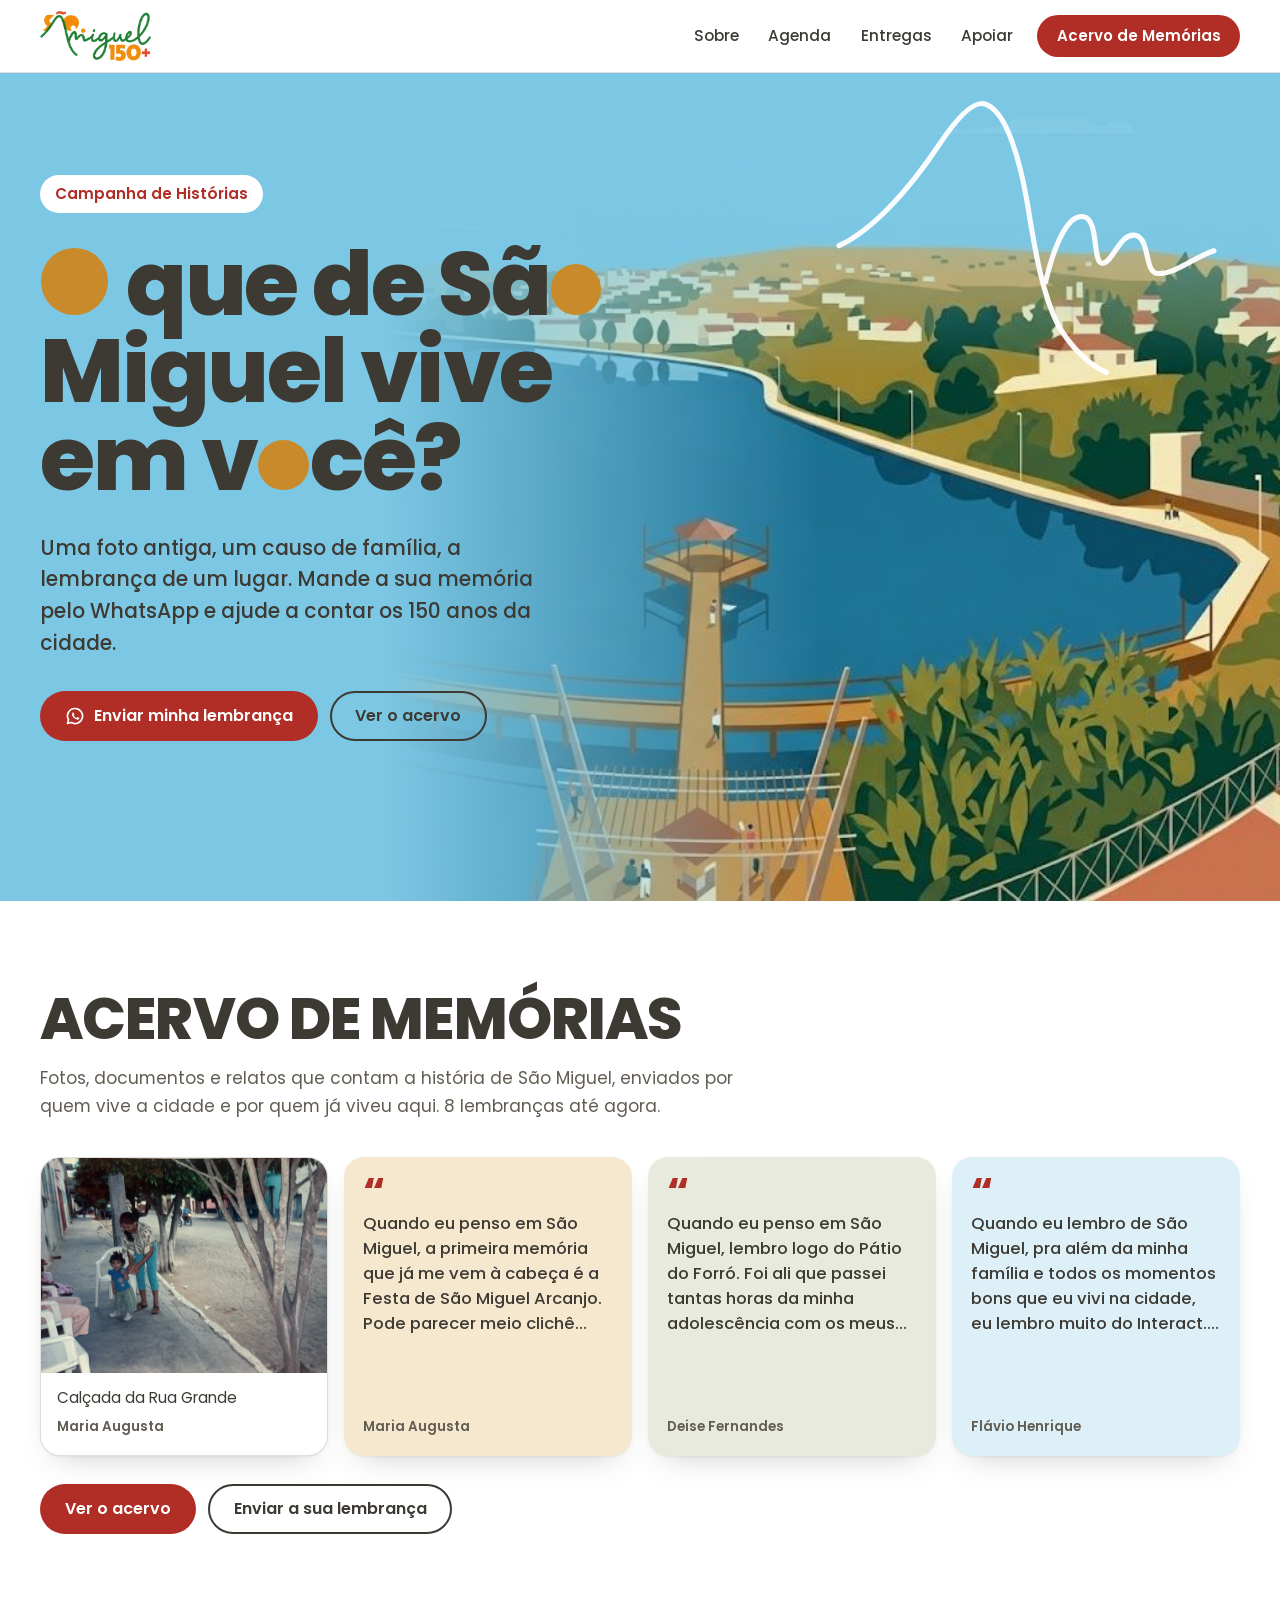
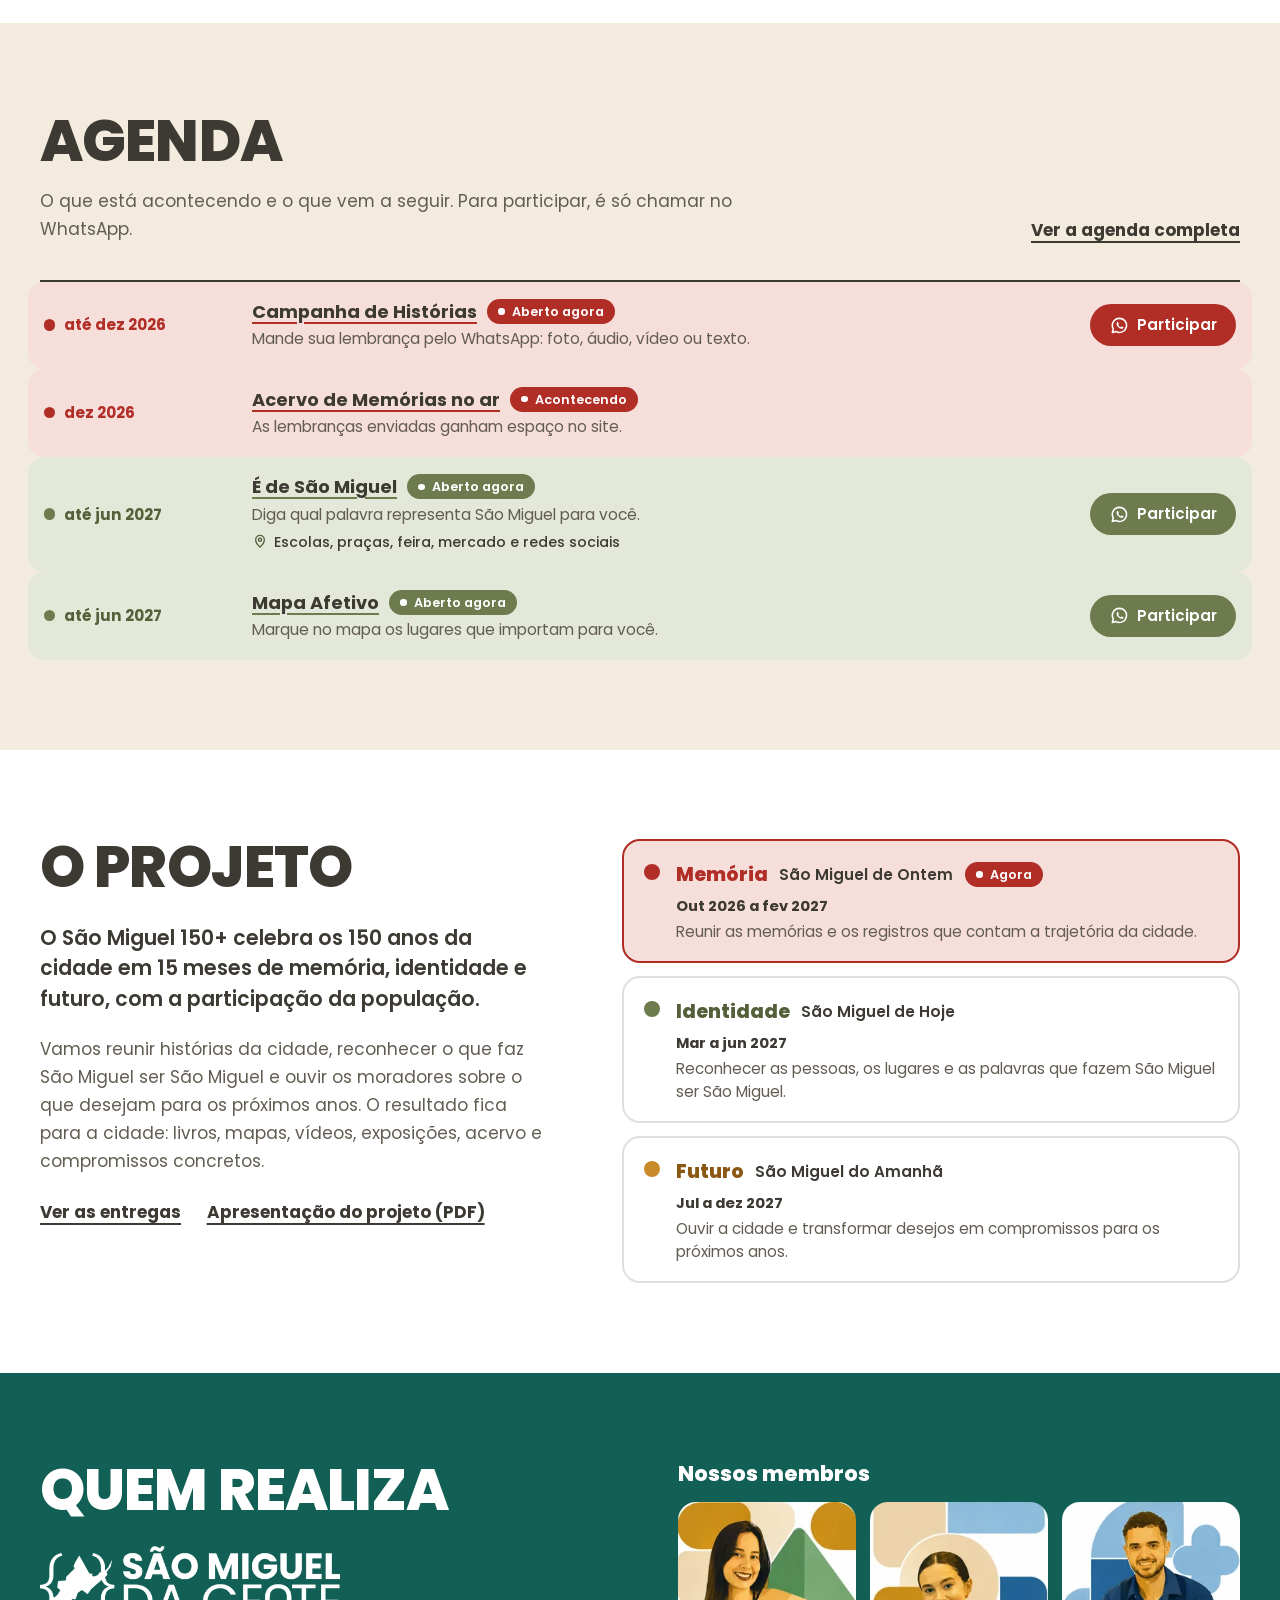
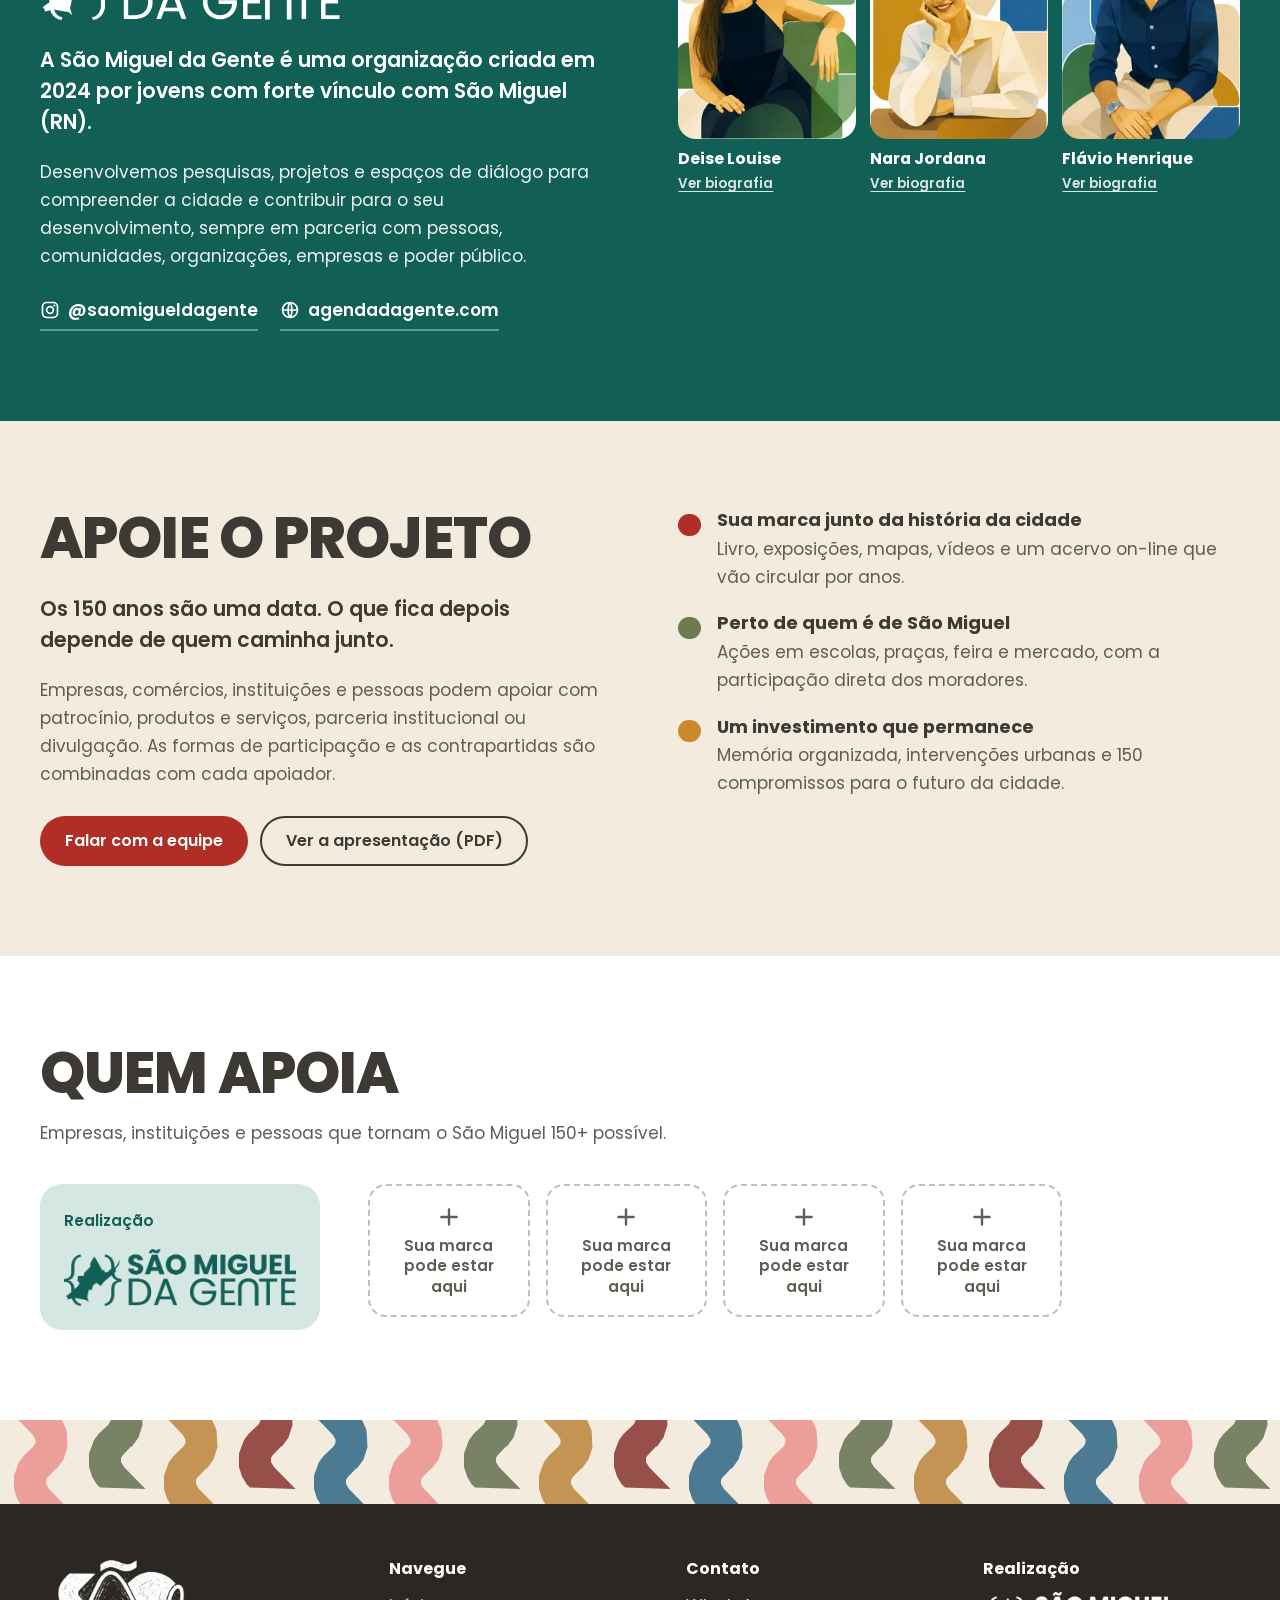
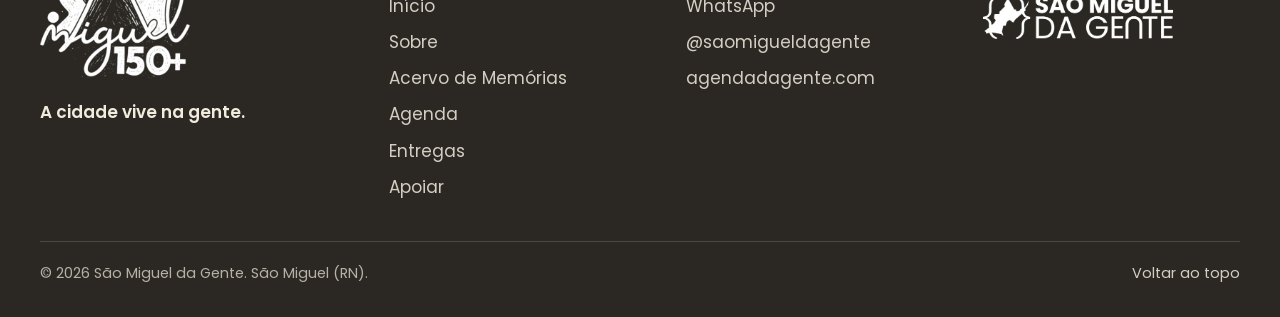
<file: index.html>
<!doctype html>
<html lang="pt-BR">
<head>
<meta charset="utf-8">
<meta name="viewport" content="width=device-width, initial-scale=1, viewport-fit=cover">
<title>São Miguel 150+ | A cidade vive na gente</title>
<meta name="description" content="Memórias, agenda e entregas do São Miguel 150+, o projeto que celebra os 150 anos de São Miguel (RN) com a participação de quem vive a cidade.">
<meta name="theme-color" content="#7CC7E4">
<meta property="og:type" content="website">
<meta property="og:site_name" content="São Miguel 150+">
<meta property="og:title" content="São Miguel 150+ | A cidade vive na gente">
<meta property="og:description" content="Memórias, agenda e entregas do São Miguel 150+, o projeto que celebra os 150 anos de São Miguel (RN) com a participação de quem vive a cidade.">
<meta property="og:image" content="https://www.saomiguel150.com.br/assets/compartilhar.jpg">
<meta property="og:image:width" content="1200">
<meta property="og:image:height" content="630">
<meta property="og:locale" content="pt_BR">
<link rel="icon" href="favicon.ico" sizes="48x48">
<link rel="icon" href="favicon.svg" type="image/svg+xml">
<link rel="apple-touch-icon" href="apple-touch-icon.png">
<link rel="preconnect" href="https://fonts.googleapis.com">
<link rel="preconnect" href="https://fonts.gstatic.com" crossorigin>
<link rel="stylesheet" href="https://fonts.googleapis.com/css2?family=Poppins:ital,wght@0,400;0,500;0,600;0,700;0,800;1,400&display=swap">
<link rel="stylesheet" href="css/estilo.css">
</head>
<body data-pagina="inicio">
<div data-topo></div>
<script src="js/comum.js"></script>

<main id="conteudo">

  <!-- DESTAQUE: textos e imagem editáveis no painel (Configurações do site) -->
  <section class="destaque" id="destaque" aria-labelledby="destaque-titulo" data-tema="escuro">
    <div class="destaque-fundo" aria-hidden="true"></div>
    <svg class="destaque-grafismo" viewBox="0 0 368 274" aria-hidden="true" focusable="false">
      <g fill="none" stroke="#fff" stroke-width="5" stroke-linecap="round">
        <path pathLength="1" d="M3,143 C35,128 70,90 100,45 C120,15 135,2 145,6 C162,12 175,45 185,100 C193,150 200,190 215,220 C230,245 245,258 262,266"/>
        <path pathLength="1" d="M203,178 C212,140 225,112 240,115 C255,118 248,160 258,160 C268,160 275,130 290,133 C305,137 298,170 312,170 C330,170 345,155 366,148"/>
      </g>
    </svg>
    <div class="recipiente destaque-conteudo">
      <p class="destaque-rotulo" data-d="rotulo"></p>
      <h1 class="destaque-titulo" id="destaque-titulo" data-d="titulo">O que de São Miguel vive em você?</h1>
      <p class="destaque-texto" data-d="texto"></p>
      <div class="botoes" data-d="botoes"></div>
    </div>
  </section>

  <!-- ACERVO -->
  <section class="secao" id="acervo" aria-labelledby="acervo-titulo">
    <div class="recipiente">
      <div class="secao-cab">
        <div>
          <h2 class="titulo-secao" id="acervo-titulo">Acervo de Memórias</h2>
          <p data-acervo-resumo>Fotos, documentos e relatos que contam a história de São Miguel, enviados por quem vive a cidade e por quem já viveu aqui.</p>
        </div>
      </div>
      <div class="previa-grade carregando" data-previa></div>
      <div class="botoes previa-botoes">
        <a class="botao botao-vermelho" href="acervo.html">Ver o acervo</a>
        <a class="botao botao-contorno" data-whats="Oi! Quero enviar uma lembrança para o São Miguel 150+." href="#">Enviar a sua lembrança</a>
      </div>
    </div>
  </section>

  <!-- PRÓXIMOS NA AGENDA -->
  <section class="secao secao-alt" id="agenda" aria-labelledby="agenda-titulo">
    <div class="recipiente">
      <div class="secao-cab">
        <div>
          <h2 class="titulo-secao" id="agenda-titulo">Agenda</h2>
          <p>O que está acontecendo e o que vem a seguir. Para participar, é só chamar no WhatsApp.</p>
        </div>
        <a class="link-forte" href="agenda.html">Ver a agenda completa</a>
      </div>
      <ul class="agenda-lista carregando" data-proximos></ul>
    </div>
  </section>

  <!-- O PROJETO -->
  <section class="secao" id="sobre" aria-labelledby="sobre-titulo">
    <div class="recipiente projeto-grade">
      <div class="projeto-texto">
        <h2 class="titulo-secao" id="sobre-titulo">O projeto</h2>
        <p class="lead">O São Miguel 150+ celebra os 150 anos da cidade em 15 meses de memória, identidade e futuro, com a participação da população.</p>
        <p>Vamos reunir histórias da cidade, reconhecer o que faz São Miguel ser São Miguel e ouvir os moradores sobre o que desejam para os próximos anos. O resultado fica para a cidade: livros, mapas, vídeos, exposições, acervo e compromissos concretos.</p>
        <div class="projeto-links">
          <a class="link-forte" href="entregas.html">Ver as entregas</a>
          <a class="link-forte" data-apresentacao href="#" hidden>Apresentação do projeto (PDF)</a>
        </div>
      </div>
      <div>
        <h3 class="sr">As três fases</h3>
        <ol class="fases-lista" data-fases></ol>
      </div>
    </div>
  </section>

  <!-- QUEM REALIZA -->
  <section class="secao quem" id="quem-realiza" aria-labelledby="quem-titulo">
    <div class="recipiente quem-grade">
      <div class="quem-texto">
        <h2 class="titulo-secao" id="quem-titulo">Quem realiza</h2>
        <img class="quem-logo" src="assets/smdg-branco.png" alt="São Miguel da Gente" width="534" height="131" loading="lazy">
        <p class="lead">A São Miguel da Gente é uma organização criada em 2024 por jovens com forte vínculo com São Miguel (RN).</p>
        <p>Desenvolvemos pesquisas, projetos e espaços de diálogo para compreender a cidade e contribuir para o seu desenvolvimento, sempre em parceria com pessoas, comunidades, organizações, empresas e poder público.</p>
        <ul class="quem-links">
          <li><a href="https://instagram.com/saomigueldagente"><svg viewBox="0 0 24 24" aria-hidden="true"><rect x="3" y="3" width="18" height="18" rx="5" fill="none" stroke="currentColor" stroke-width="2"/><circle cx="12" cy="12" r="4" fill="none" stroke="currentColor" stroke-width="2"/><circle cx="17.3" cy="6.7" r="1.2" fill="currentColor"/></svg>@saomigueldagente</a></li>
          <li><a href="https://agendadagente.com"><svg viewBox="0 0 24 24" aria-hidden="true"><circle cx="12" cy="12" r="9" fill="none" stroke="currentColor" stroke-width="2"/><path d="M3 12h18M12 3c3 3.2 3 14.8 0 18M12 3c-3 3.2-3 14.8 0 18" fill="none" stroke="currentColor" stroke-width="2"/></svg>agendadagente.com</a></li>
        </ul>
      </div>
      <div>
        <h3 class="membros-titulo">Nossos membros</h3>
        <ul class="membros-lista" data-membros></ul>
      </div>
    </div>
    <dialog class="membro-visor" data-membro-visor aria-labelledby="membro-nome">
      <button class="visor-fechar" type="button" data-fechar aria-label="Fechar">
        <svg viewBox="0 0 24 24" aria-hidden="true"><path d="M6 6l12 12M18 6L6 18" stroke="currentColor" stroke-width="2.4" stroke-linecap="round"/></svg>
      </button>
      <div class="membro-visor-grade">
        <img data-membro-foto alt="" width="253" height="327">
        <div class="membro-visor-texto">
          <h3 id="membro-nome" data-membro-nome></h3>
          <p class="membro-funcao" data-membro-funcao></p>
          <p class="membro-bio" data-membro-bio></p>
          <p class="membro-links" data-membro-links></p>
        </div>
      </div>
    </dialog>
  </section>

  <!-- APOIAR -->
  <section class="secao secao-alt" id="apoiar" aria-labelledby="apoiar-titulo">
    <div class="recipiente">
      <div class="apoiar-grade">
        <div class="apoiar-intro">
          <h2 class="titulo-secao" id="apoiar-titulo">Apoie o projeto</h2>
          <p class="lead">Os 150 anos são uma data. O que fica depois depende de quem caminha junto.</p>
          <p>Empresas, comércios, instituições e pessoas podem apoiar com patrocínio, produtos e serviços, parceria institucional ou divulgação. As formas de participação e as contrapartidas são combinadas com cada apoiador.</p>
          <div class="botoes">
            <a class="botao botao-vermelho" data-whats="Olá! Quero saber como apoiar o São Miguel 150+." href="#">Falar com a equipe</a>
            <a class="botao botao-contorno" data-apresentacao href="#" hidden>Ver a apresentação (PDF)</a>
          </div>
        </div>
        <ul class="motivos">
          <li data-eixo="memoria"><h3>Sua marca junto da história da cidade</h3><p>Livro, exposições, mapas, vídeos e um acervo on-line que vão circular por anos.</p></li>
          <li data-eixo="identidade"><h3>Perto de quem é de São Miguel</h3><p>Ações em escolas, praças, feira e mercado, com a participação direta dos moradores.</p></li>
          <li data-eixo="futuro"><h3>Um investimento que permanece</h3><p>Memória organizada, intervenções urbanas e 150 compromissos para o futuro da cidade.</p></li>
        </ul>
      </div>
    </div>
  </section>

  <!-- QUEM APOIA: logos editáveis no painel (Configurações do site > Parceiros) -->
  <section class="secao" id="quem-apoia" aria-labelledby="apoia-titulo">
    <div class="recipiente">
      <div class="secao-cab">
        <div>
          <h2 class="titulo-secao" id="apoia-titulo">Quem apoia</h2>
          <p>Empresas, instituições e pessoas que tornam o São Miguel 150+ possível.</p>
        </div>
      </div>
      <div class="apoia-grade">
        <div class="realizacao">
          <p>Realização</p>
          <img class="logo-claro" src="assets/smdg-verde.png" alt="São Miguel da Gente" width="534" height="131" loading="lazy">
          <img class="logo-escuro" src="assets/smdg-branco.png" alt="" width="534" height="131" loading="lazy">
        </div>
        <ul class="parceiros-lista" data-parceiros></ul>
      </div>
    </div>
  </section>
</main>

<div data-rodape></div>
<script src="js/inicio.js"></script>
</body>
</html>
</file>
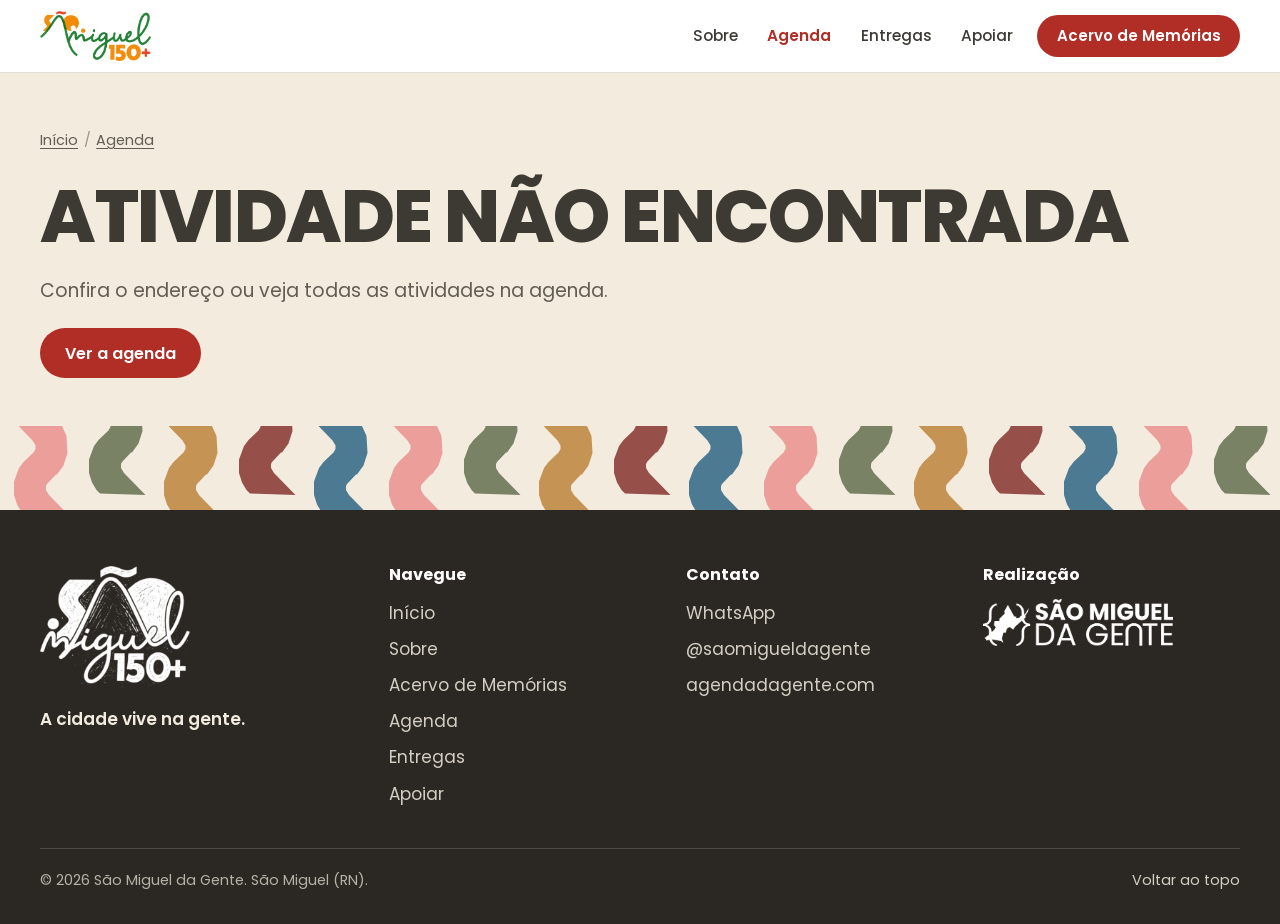
<file: acao.html>
<!doctype html>
<html lang="pt-BR">
<head>
<meta charset="utf-8">
<title>Atividade | São Miguel 150+</title>
<meta name="robots" content="noindex">
<meta http-equiv="refresh" content="0; url=atividade.html">
<script>location.replace('atividade.html' + location.search + location.hash);</script>
</head>
<body><p>Esta página mudou de endereço: <a href="atividade.html">Atividade</a>.</p></body>
</html>
</file>
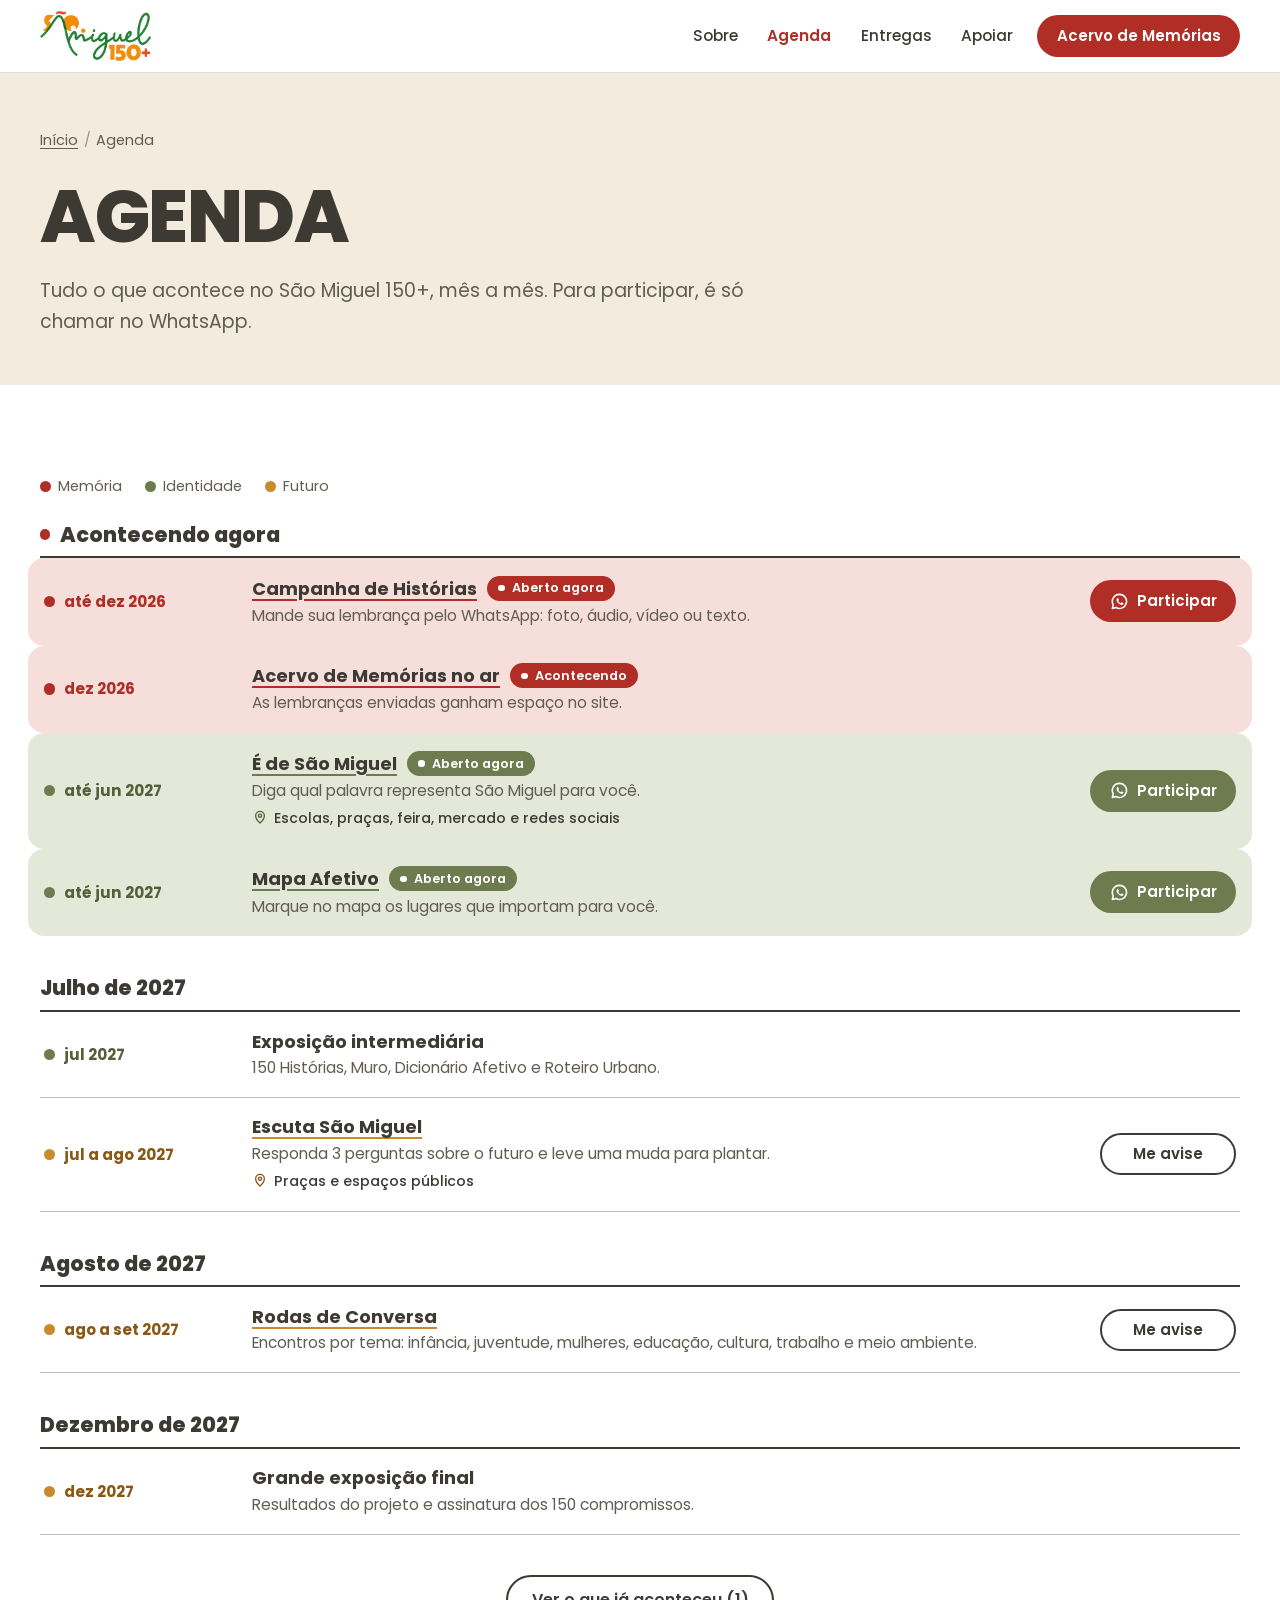
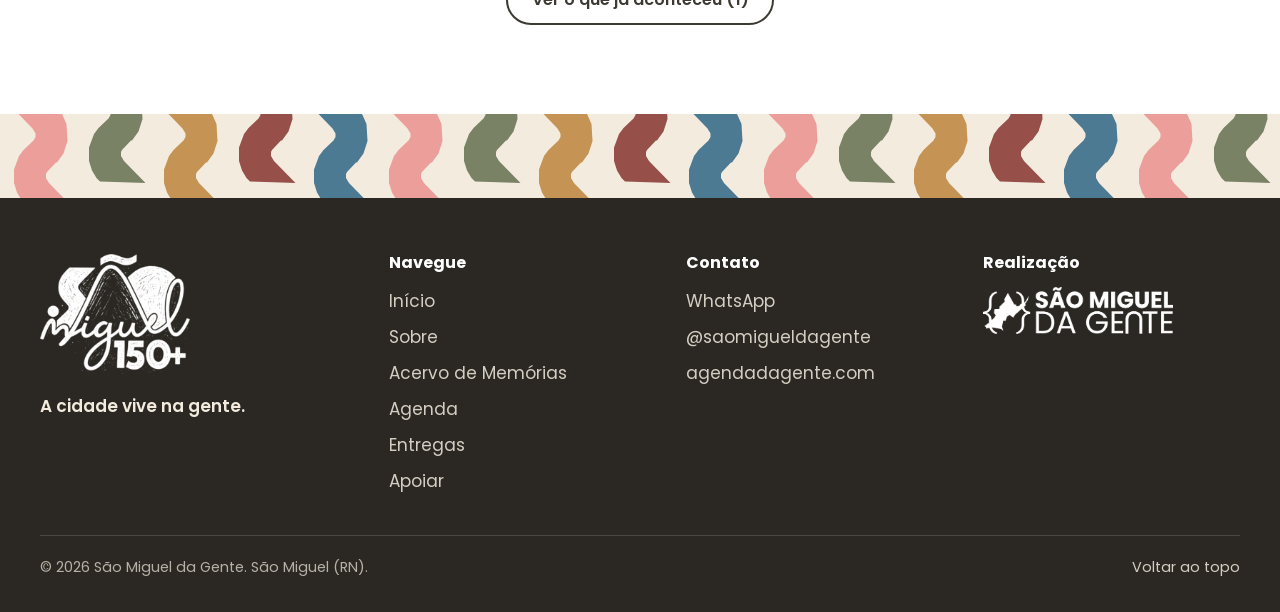
<file: agenda.html>
<!doctype html>
<html lang="pt-BR">
<head>
<meta charset="utf-8">
<meta name="viewport" content="width=device-width, initial-scale=1, viewport-fit=cover">
<title>Agenda | São Miguel 150+</title>
<meta name="description" content="Tudo o que acontece no São Miguel 150+, mês a mês, e como participar pelo WhatsApp.">
<meta name="theme-color" content="#F2EBDE">
<meta property="og:type" content="website">
<meta property="og:site_name" content="São Miguel 150+">
<meta property="og:title" content="Agenda | São Miguel 150+">
<meta property="og:description" content="Tudo o que acontece no São Miguel 150+, mês a mês, e como participar pelo WhatsApp.">
<meta property="og:image" content="https://www.saomiguel150.com.br/assets/compartilhar.jpg">
<meta property="og:image:width" content="1200">
<meta property="og:image:height" content="630">
<meta property="og:locale" content="pt_BR">
<link rel="icon" href="favicon.ico" sizes="48x48">
<link rel="icon" href="favicon.svg" type="image/svg+xml">
<link rel="apple-touch-icon" href="apple-touch-icon.png">
<link rel="preconnect" href="https://fonts.googleapis.com">
<link rel="preconnect" href="https://fonts.gstatic.com" crossorigin>
<link rel="stylesheet" href="https://fonts.googleapis.com/css2?family=Poppins:ital,wght@0,400;0,500;0,600;0,700;0,800;1,400&display=swap">
<link rel="stylesheet" href="css/estilo.css">
</head>
<body data-pagina="agenda">
<div data-topo></div>
<script src="js/comum.js"></script>

<main id="conteudo">
  <section class="pagina-cab" aria-labelledby="pagina-titulo">
    <div class="recipiente">
      <nav aria-label="Você está em"><ol class="migalhas"><li><a href="index.html">Início</a></li><li><span aria-current="page">Agenda</span></li></ol></nav>
      <h1 id="pagina-titulo">Agenda</h1>
      <p class="intro">Tudo o que acontece no São Miguel 150+, mês a mês. Para participar, é só chamar no WhatsApp.</p>
    </div>
  </section>

  <section class="secao" aria-label="Atividades">
    <div class="recipiente">
      <p class="agenda-legenda" data-legenda></p>
      <div data-agenda class="carregando"></div>
      <div class="agenda-passados" data-passados-area hidden>
        <button class="botao botao-contorno" type="button" data-passados aria-expanded="false"></button>
      </div>
      <div data-agenda-passados hidden></div>
    </div>
  </section>
</main>

<div data-rodape></div>
<script src="js/agenda.js"></script>
</body>
</html>
</file>
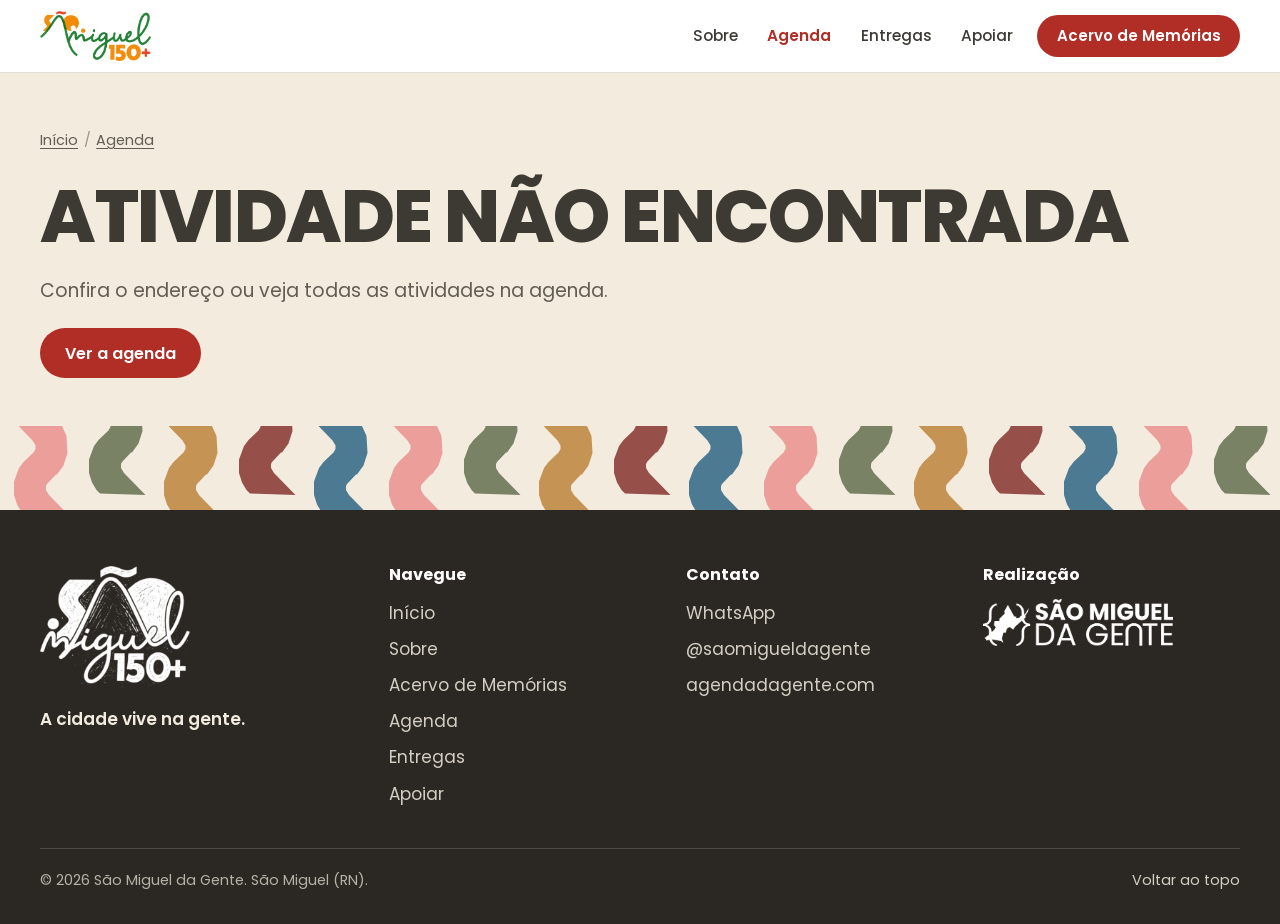
<file: atividade.html>
<!doctype html>
<html lang="pt-BR">
<head>
<meta charset="utf-8">
<meta name="viewport" content="width=device-width, initial-scale=1, viewport-fit=cover">
<title>Atividade | São Miguel 150+</title>
<meta name="description" content="Uma atividade do São Miguel 150+: o que é, quando acontece e como participar pelo WhatsApp.">
<meta name="theme-color" content="#B02E26">
<meta property="og:type" content="website">
<meta property="og:site_name" content="São Miguel 150+">
<meta property="og:title" content="Atividade | São Miguel 150+">
<meta property="og:description" content="Uma atividade do São Miguel 150+: o que é, quando acontece e como participar pelo WhatsApp.">
<meta property="og:image" content="https://www.saomiguel150.com.br/assets/compartilhar.jpg">
<meta property="og:image:width" content="1200">
<meta property="og:image:height" content="630">
<meta property="og:locale" content="pt_BR">
<link rel="icon" href="favicon.ico" sizes="48x48">
<link rel="icon" href="favicon.svg" type="image/svg+xml">
<link rel="apple-touch-icon" href="apple-touch-icon.png">
<link rel="preconnect" href="https://fonts.googleapis.com">
<link rel="preconnect" href="https://fonts.gstatic.com" crossorigin>
<link rel="stylesheet" href="https://fonts.googleapis.com/css2?family=Poppins:ital,wght@0,400;0,500;0,600;0,700;0,800;1,400&display=swap">
<link rel="stylesheet" href="css/estilo.css">
</head>
<body data-pagina="agenda" data-eixo="memoria">
<div data-topo></div>
<script src="js/comum.js"></script>

<!-- Modelo único: o conteúdo vem da agenda (dados/agenda.json), pelo endereço atividade.html?a=ID -->
<main id="conteudo" data-atividade></main>

<div data-rodape></div>
<script src="js/atividade.js"></script>
</body>
</html>
</file>
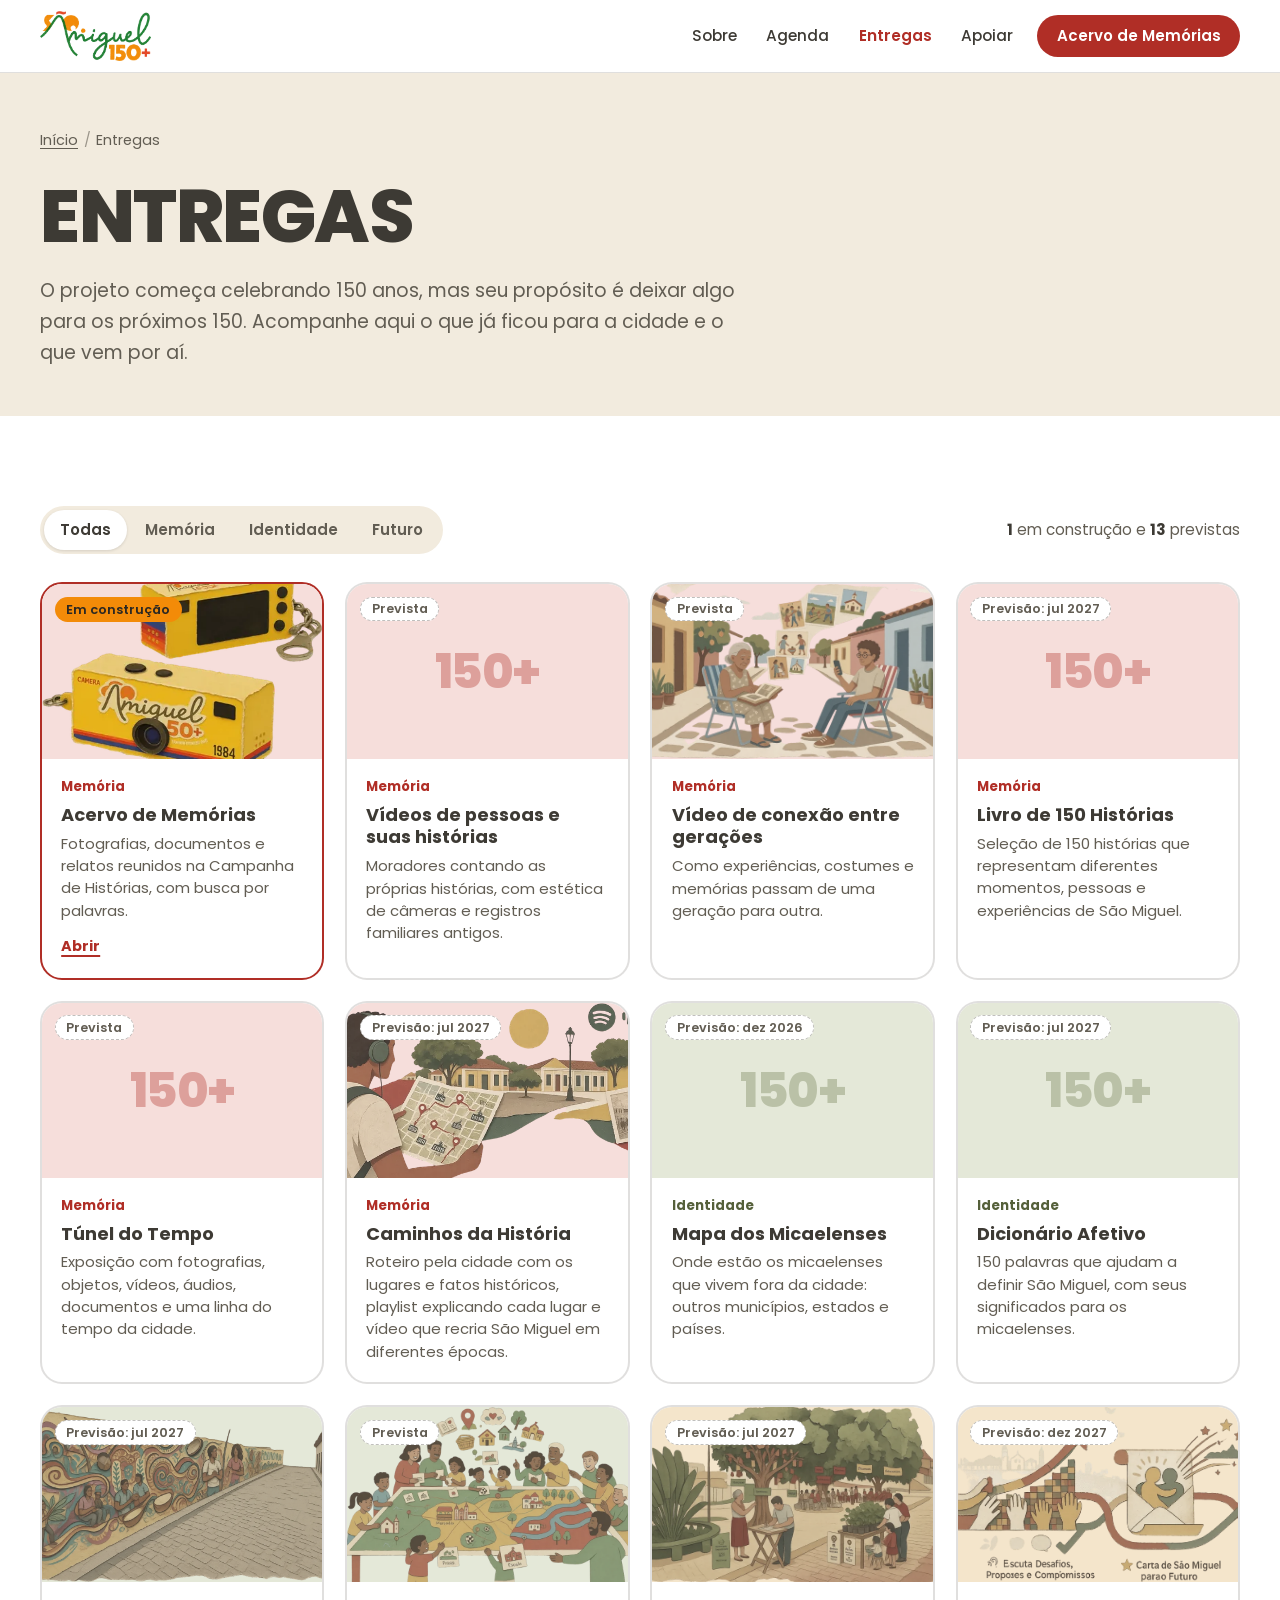
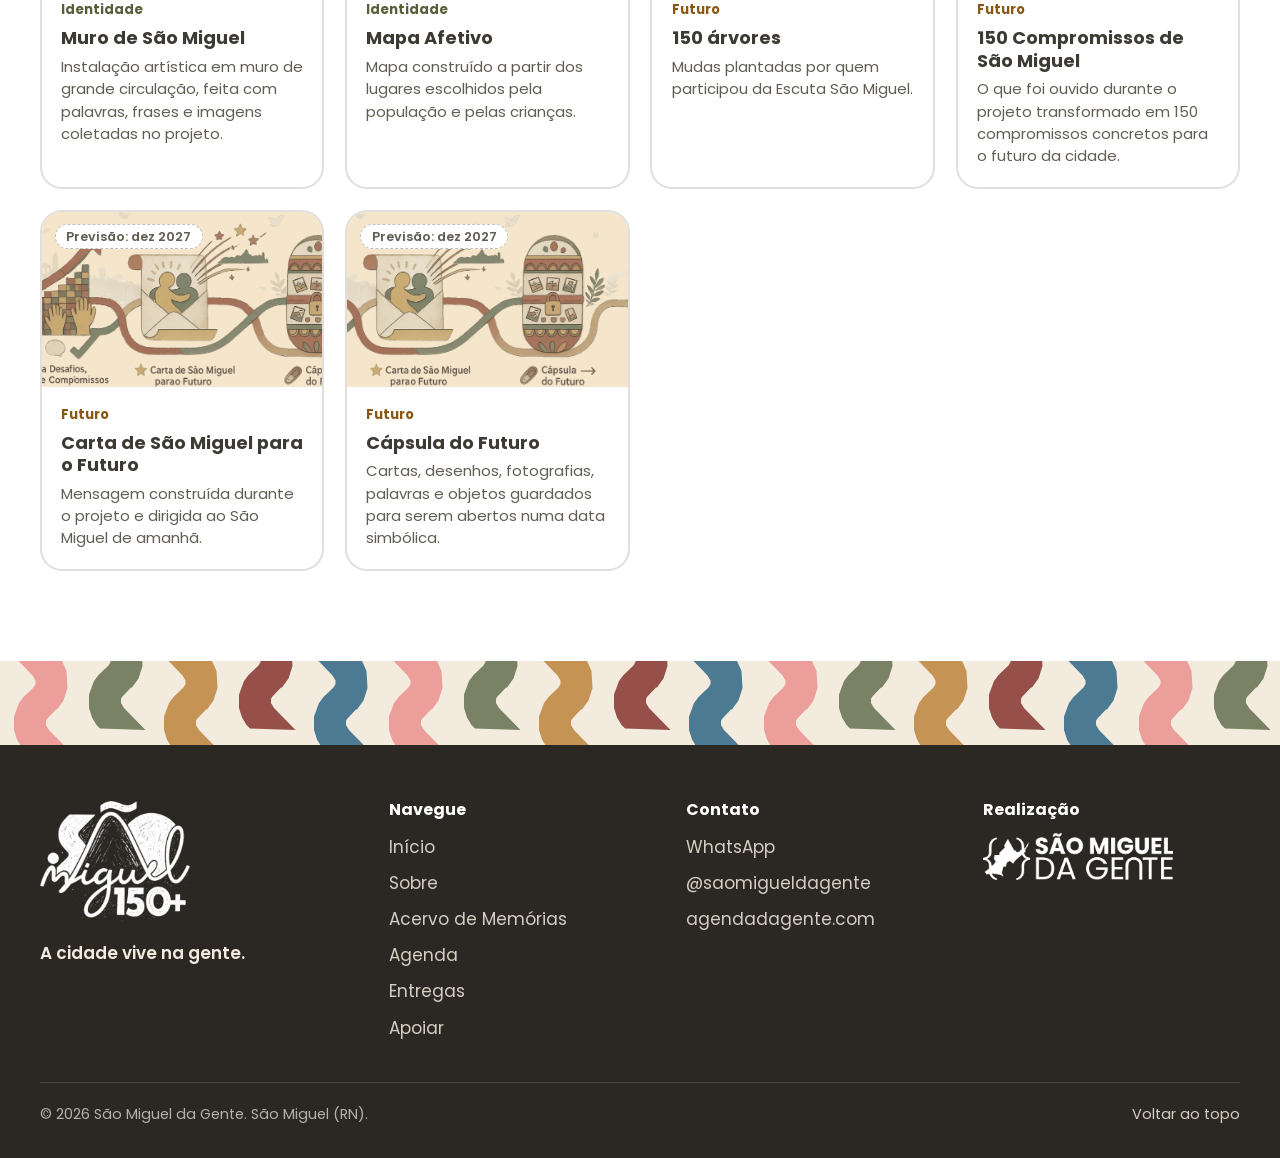
<file: entregas.html>
<!doctype html>
<html lang="pt-BR">
<head>
<meta charset="utf-8">
<meta name="viewport" content="width=device-width, initial-scale=1, viewport-fit=cover">
<title>Entregas | São Miguel 150+</title>
<meta name="description" content="O que o São Miguel 150+ deixa para a cidade: acervo, livros, mapas, vídeos, exposições e compromissos, com o andamento de cada entrega.">
<meta name="theme-color" content="#F2EBDE">
<meta property="og:type" content="website">
<meta property="og:site_name" content="São Miguel 150+">
<meta property="og:title" content="Entregas | São Miguel 150+">
<meta property="og:description" content="O que o São Miguel 150+ deixa para a cidade: acervo, livros, mapas, vídeos, exposições e compromissos, com o andamento de cada entrega.">
<meta property="og:image" content="https://www.saomiguel150.com.br/assets/compartilhar.jpg">
<meta property="og:image:width" content="1200">
<meta property="og:image:height" content="630">
<meta property="og:locale" content="pt_BR">
<link rel="icon" href="favicon.ico" sizes="48x48">
<link rel="icon" href="favicon.svg" type="image/svg+xml">
<link rel="apple-touch-icon" href="apple-touch-icon.png">
<link rel="preconnect" href="https://fonts.googleapis.com">
<link rel="preconnect" href="https://fonts.gstatic.com" crossorigin>
<link rel="stylesheet" href="https://fonts.googleapis.com/css2?family=Poppins:ital,wght@0,400;0,500;0,600;0,700;0,800;1,400&display=swap">
<link rel="stylesheet" href="css/estilo.css">
</head>
<body data-pagina="entregas">
<div data-topo></div>
<script src="js/comum.js"></script>

<main id="conteudo">
  <section class="pagina-cab" aria-labelledby="pagina-titulo">
    <div class="recipiente">
      <nav aria-label="Você está em"><ol class="migalhas"><li><a href="index.html">Início</a></li><li><span aria-current="page">Entregas</span></li></ol></nav>
      <h1 id="pagina-titulo">Entregas</h1>
      <p class="intro">O projeto começa celebrando 150 anos, mas seu propósito é deixar algo para os próximos 150. Acompanhe aqui o que já ficou para a cidade e o que vem por aí.</p>
    </div>
  </section>

  <section class="secao" aria-label="Lista de entregas">
    <div class="recipiente">
      <div class="entregas-barra">
        <div class="tipos" role="group" aria-label="Filtrar por fase" data-filtros></div>
        <p class="entregas-resumo" data-resumo aria-live="polite"></p>
      </div>
      <div class="entregas-grade" data-entregas></div>
    </div>
  </section>
</main>

<div data-rodape></div>
<script src="js/entregas.js"></script>
</body>
</html>
</file>
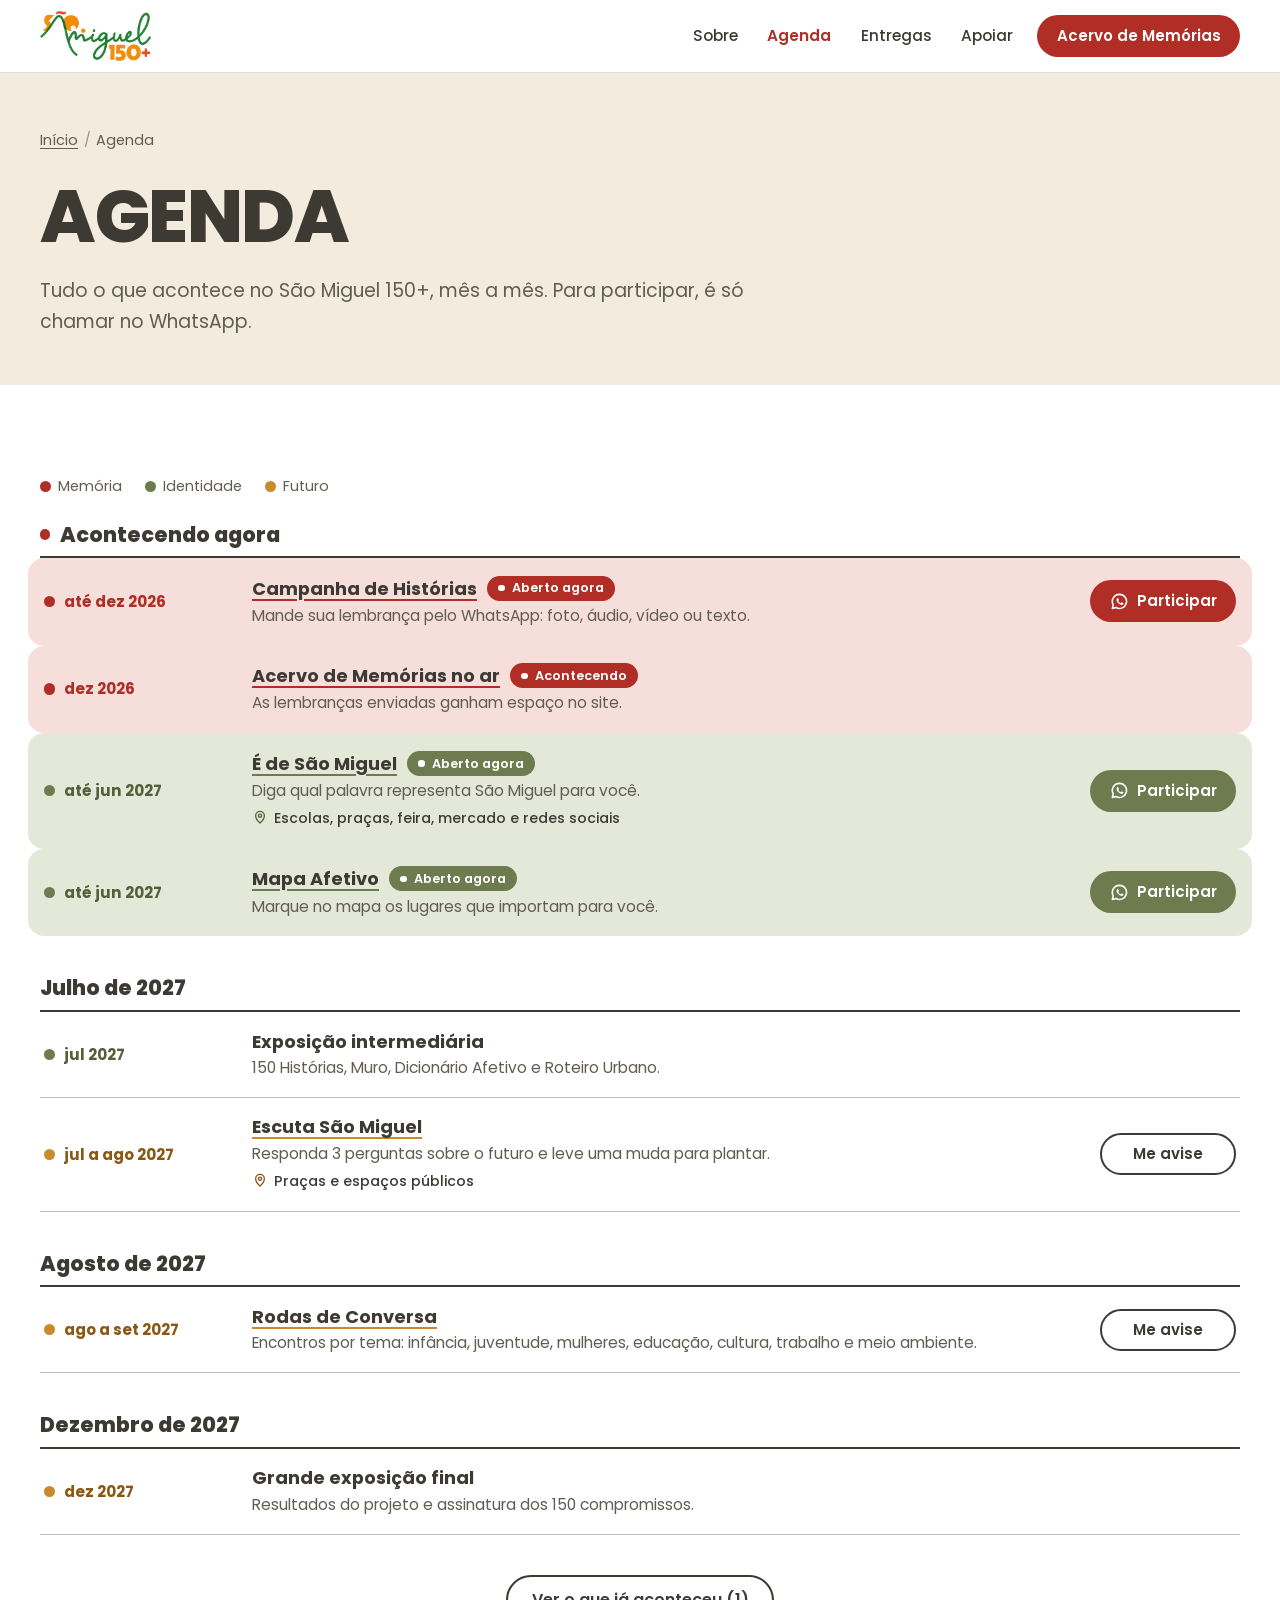
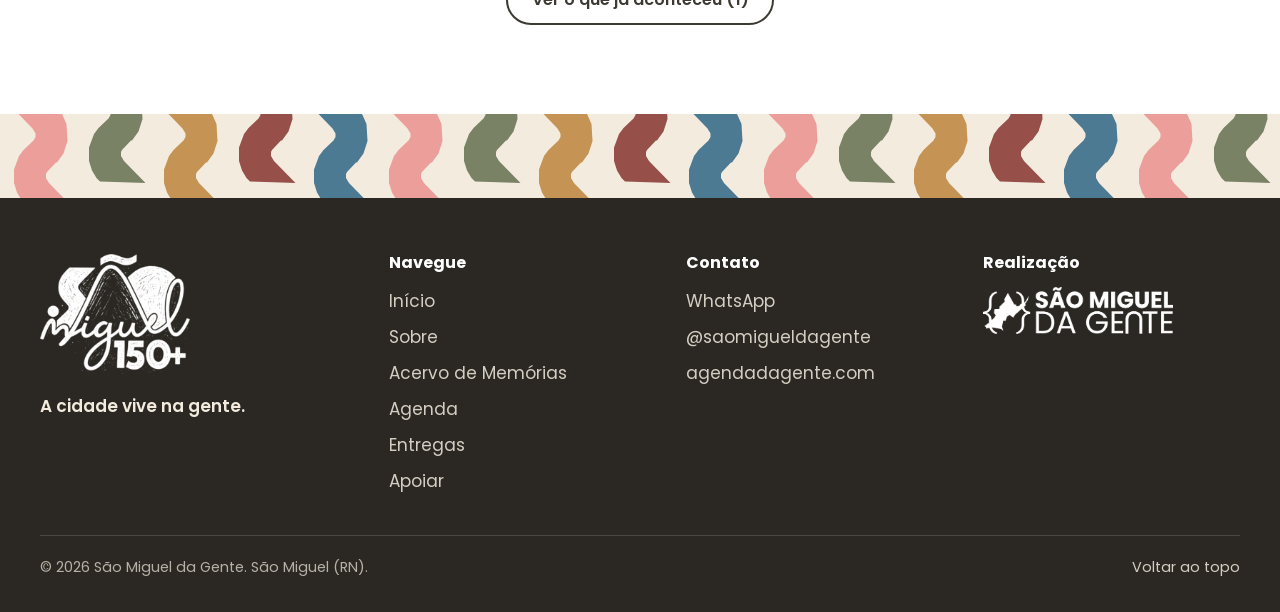
<file: jornada.html>
<!doctype html>
<html lang="pt-BR">
<head>
<meta charset="utf-8">
<title>Agenda | São Miguel 150+</title>
<meta name="robots" content="noindex">
<meta http-equiv="refresh" content="0; url=agenda.html">
<script>location.replace('agenda.html' + location.search + location.hash);</script>
</head>
<body><p>Esta página mudou de endereço: <a href="agenda.html">Agenda</a>.</p></body>
</html>
</file>
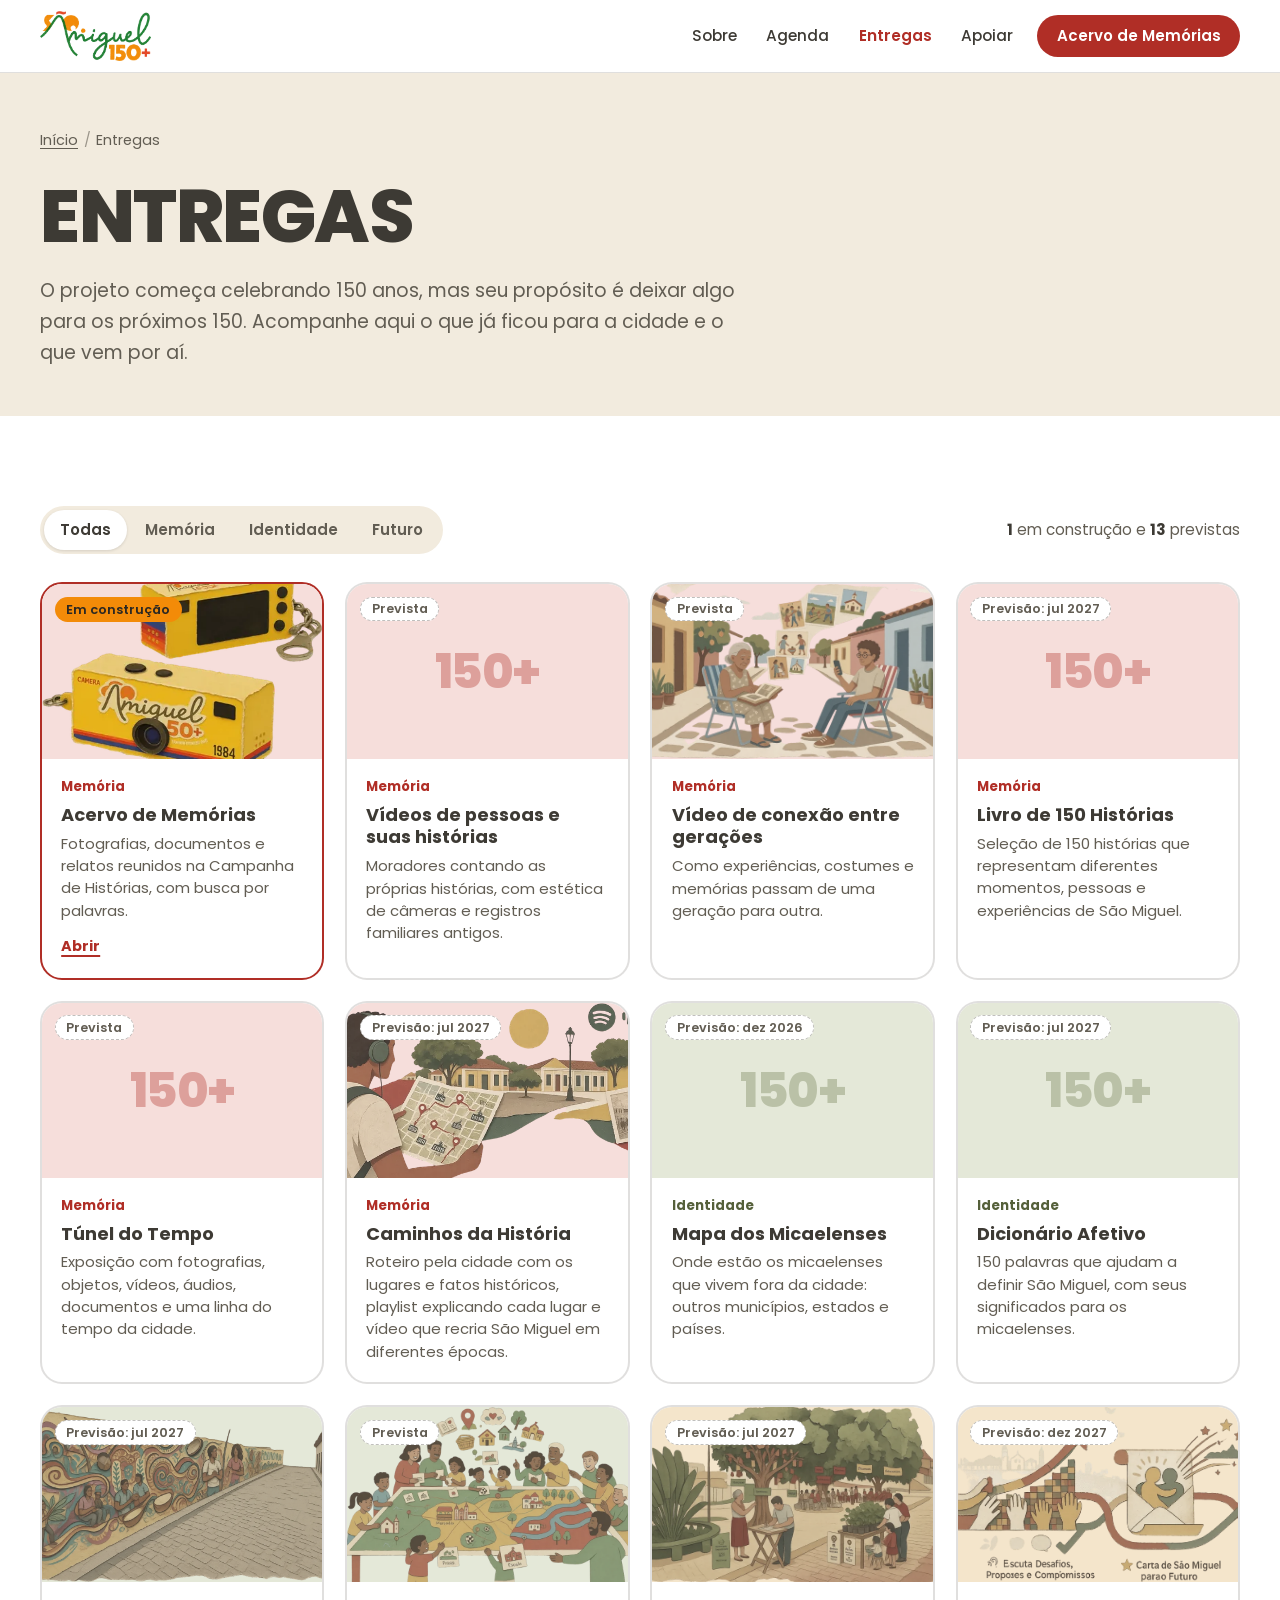
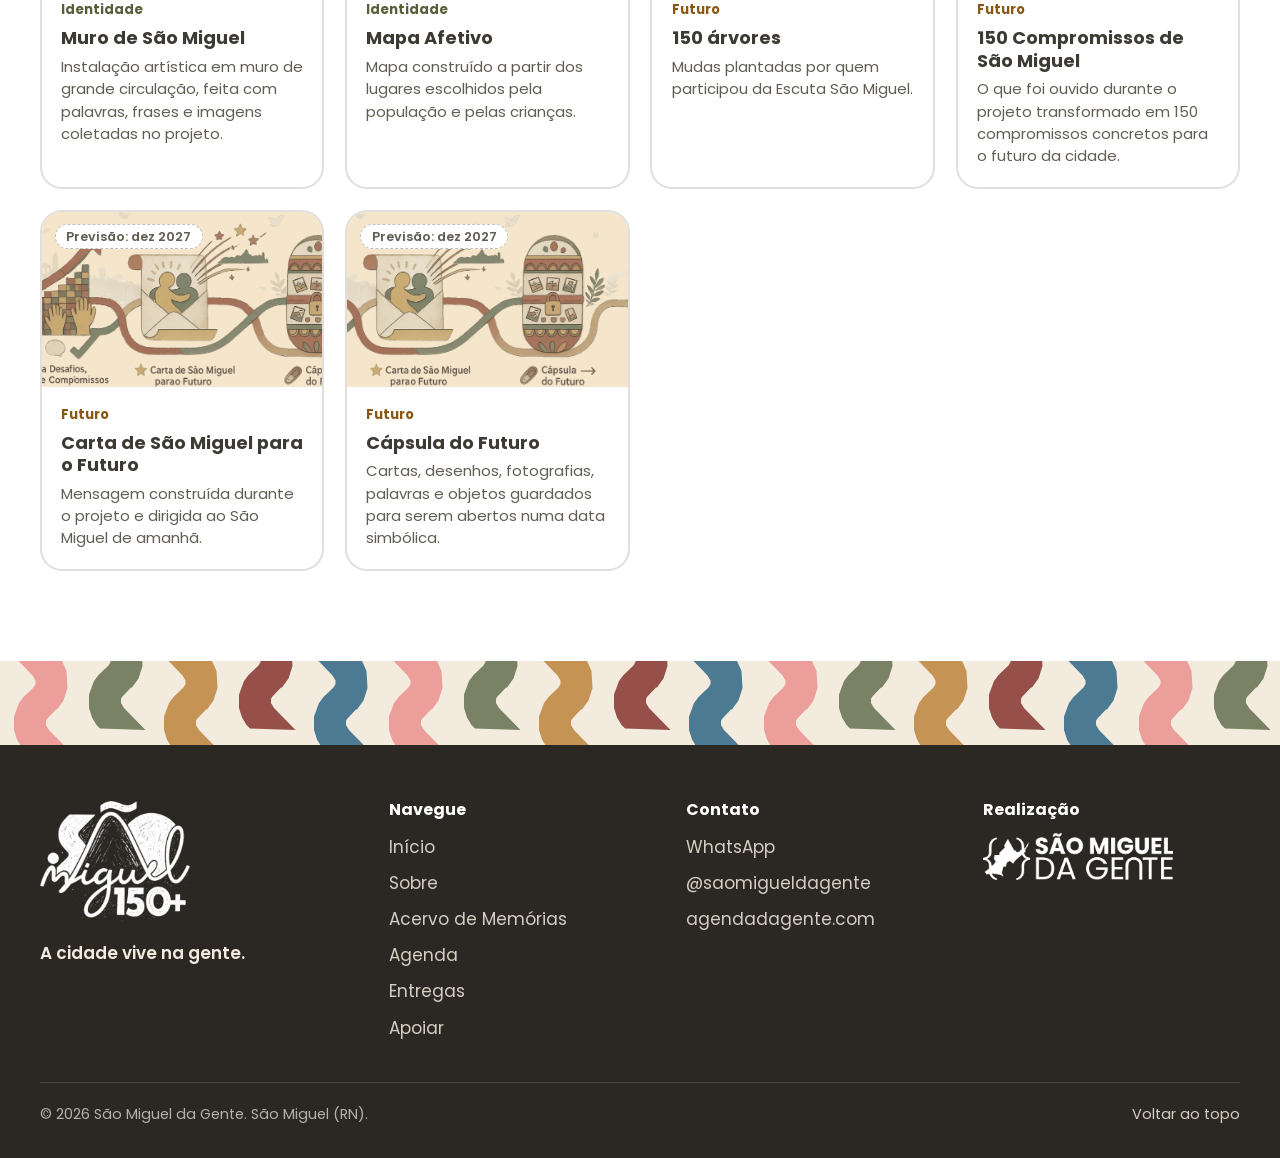
<file: legado.html>
<!doctype html>
<html lang="pt-BR">
<head>
<meta charset="utf-8">
<title>Entregas | São Miguel 150+</title>
<meta name="robots" content="noindex">
<meta http-equiv="refresh" content="0; url=entregas.html">
<script>location.replace('entregas.html' + location.search + location.hash);</script>
</head>
<body><p>Esta página mudou de endereço: <a href="entregas.html">Entregas</a>.</p></body>
</html>
</file>
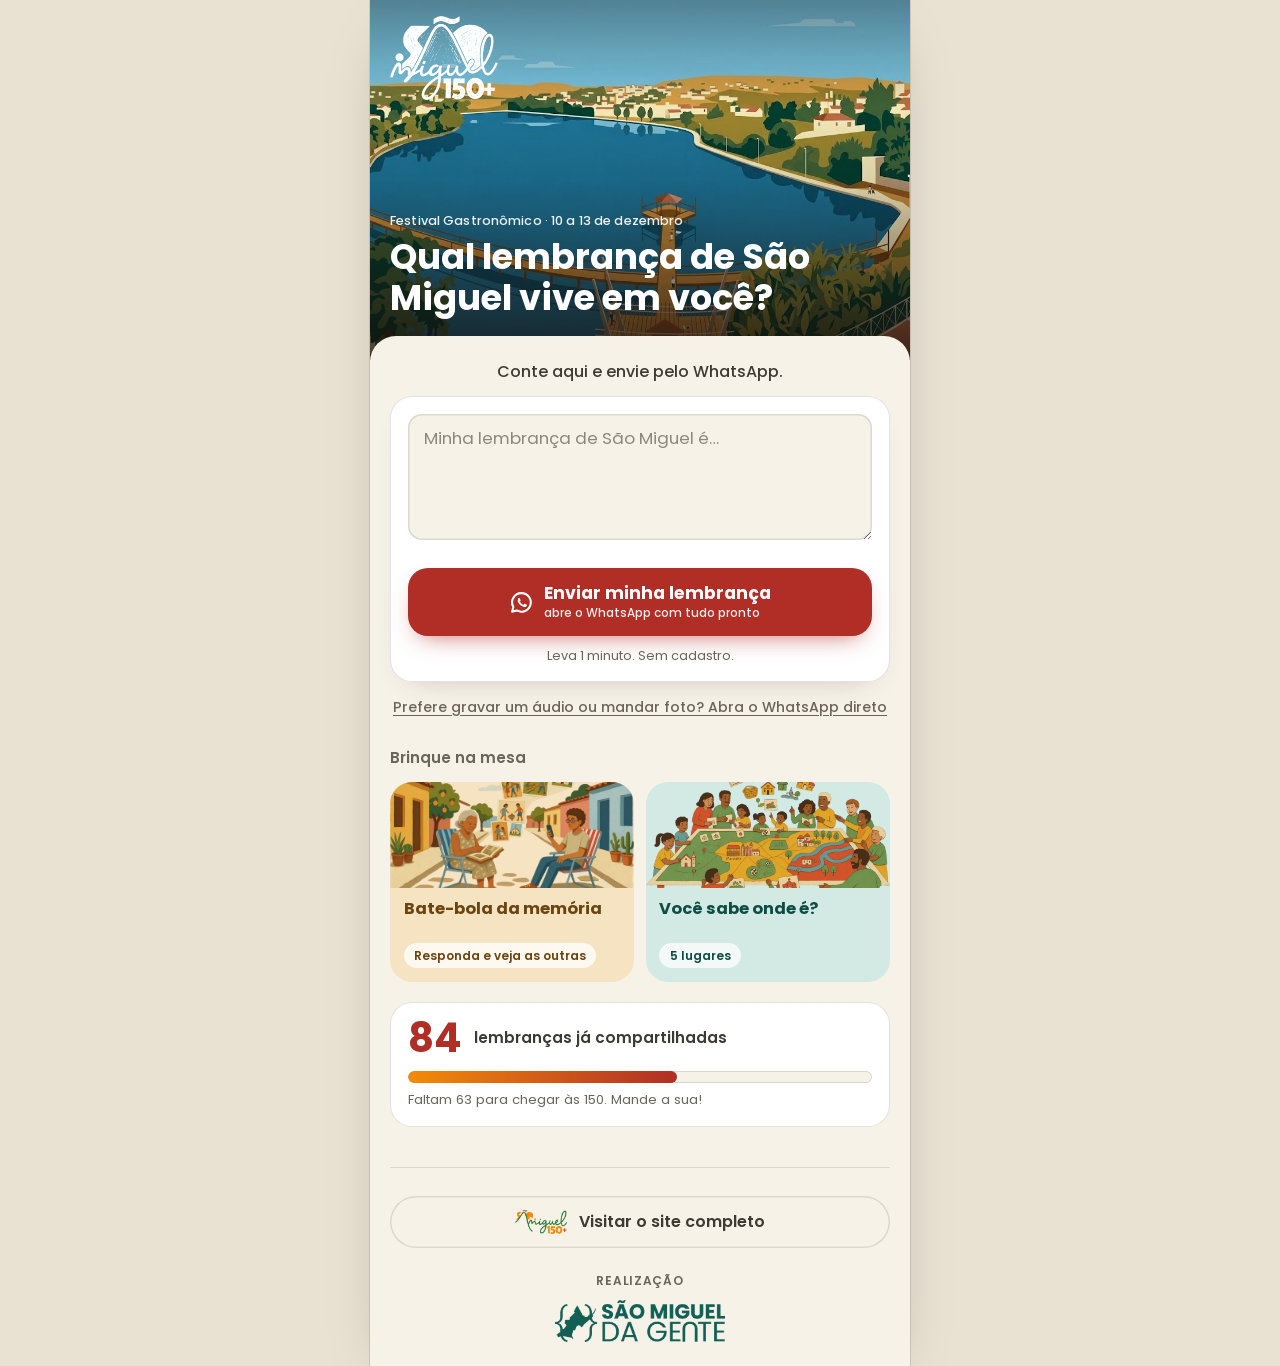
<file: memoria.html>
<!doctype html>
<html lang="pt-BR">
<head>
<meta charset="utf-8">
<meta name="viewport" content="width=device-width, initial-scale=1, viewport-fit=cover">
<title>Qual lembrança de São Miguel vive em você? | São Miguel 150+</title>
<meta name="description" content="Mande a sua lembrança de São Miguel pelo WhatsApp, jogue o Bate-bola da memória e o Você sabe onde é?, e veja histórias de outras pessoas.">
<meta name="theme-color" content="#B02E26">
<meta property="og:type" content="website">
<meta property="og:site_name" content="São Miguel 150+">
<meta property="og:title" content="Qual lembrança de São Miguel vive em você?">
<meta property="og:description" content="Mande a sua lembrança pelo WhatsApp e brinque com a memória da cidade.">
<meta property="og:image" content="https://www.saomiguel150.com.br/assets/compartilhar.jpg">
<meta property="og:image:width" content="1200">
<meta property="og:image:height" content="630">
<meta property="og:locale" content="pt_BR">
<link rel="icon" href="favicon.ico" sizes="48x48">
<link rel="icon" href="favicon.svg" type="image/svg+xml">
<link rel="apple-touch-icon" href="apple-touch-icon.png">
<link rel="preconnect" href="https://fonts.googleapis.com">
<link rel="preconnect" href="https://fonts.gstatic.com" crossorigin>
<link rel="stylesheet" href="https://fonts.googleapis.com/css2?family=Poppins:wght@400;500;600;700&display=swap">
<link rel="stylesheet" href="css/memoria.css">
</head>
<body>
<main id="conteudo" class="app" aria-live="polite">

  <!-- ===================== INÍCIO ===================== -->
  <section class="vista" data-vista="inicio">
    <header class="capa">
      <img class="capa-foto" data-capa-foto src="assets/lago.jpg" alt="" fetchpriority="high">
      <a class="capa-logo" href="index.html" aria-label="Site do São Miguel 150+"><img src="assets/logo-150-branco.webp" alt="São Miguel 150+" width="120" height="52"></a>
      <div class="capa-texto">
        <p class="capa-rotulo" data-rotulo></p>
        <h1 class="capa-titulo" data-titulo>Qual lembrança de São Miguel vive em você?</h1>
      </div>
    </header>

    <div class="folha">
      <p class="orienta" data-orienta>Toque no botão e conte do seu jeito: escreva, grave um áudio ou mande uma foto.</p>
      <form class="ficha ficha-inicio" id="enviar" data-form-lembranca novalidate>
        <label class="campo"><span class="sr-only">Sua lembrança</span>
          <textarea name="lembranca" rows="4" placeholder="Minha lembrança de São Miguel é…"></textarea>
        </label>
        <div class="quem-extra" data-quem-extra><div><div data-quem></div></div></div>
        <button class="botao-enviar" type="submit">
          <span class="icone-whats" data-icone-whats></span>
          <span class="botao-enviar-texto"><span data-botao>Enviar minha lembrança</span><small>abre o WhatsApp com tudo pronto</small></span>
        </button>
        <p class="ficha-nota" data-nota>Leva 1 minuto. Sem cadastro.</p>
      </form>
      <p class="direto"><a data-direto href="#">Prefere gravar um áudio ou mandar foto? Abra o WhatsApp direto</a></p>

      <section class="brincar" aria-labelledby="brincar-titulo">
        <h2 class="rotulo-secao" id="brincar-titulo">Brinque na mesa</h2>
        <div class="jogos">
          <a class="jogo-card jogo-ocre" href="#bate-bola">
            <img src="midia/ilustra-geracoes.webp" alt="" loading="lazy">
            <span class="jogo-card-texto"><strong>Bate-bola da memória</strong><span class="jogo-pill" data-qtd-perguntas>6 perguntas</span></span>
          </a>
          <a class="jogo-card jogo-teal" href="#onde-e">
            <img src="midia/ilustra-mapa-afetivo.webp" alt="" loading="lazy">
            <span class="jogo-card-texto"><strong>Você sabe onde é?</strong><span class="jogo-pill" data-qtd-lugares>5 lugares</span></span>
          </a>
        </div>
      </section>

      <section class="inspira" data-inspira hidden aria-labelledby="inspira-titulo">
        <div class="inspira-cab">
          <h2 id="inspira-titulo">Veja o que outras pessoas lembraram</h2>
          <a href="#lembrancas">Ver todas</a>
        </div>
        <div class="inspira-trilho" data-inspira-trilho></div>
      </section>

      <div class="metro" data-metro hidden>
        <p class="metro-numero"><b data-metro-numero>0</b><span data-metro-texto>lembranças já compartilhadas</span></p>
        <div class="metro-barra" role="progressbar" aria-valuemin="0" data-metro-barra><span data-metro-enchimento></span></div>
        <p class="metro-meta" data-metro-meta></p>
      </div>

      <footer class="pe">
        <a class="botao botao-leve pe-site" href="index.html">
          <img src="assets/logo-sao-miguel-150.webp" alt="" width="64" height="28">
          Visitar o site completo
        </a>
        <div class="pe-bloco">
          <p class="pe-rotulo">Realização</p>
          <picture>
            <source srcset="assets/smdg-branco.png" media="(prefers-color-scheme: dark)">
            <img class="pe-smdg" src="assets/smdg-verde.png" alt="São Miguel da Gente" width="534" height="131" loading="lazy">
          </picture>
        </div>
        <div class="pe-bloco" data-apoio hidden>
          <p class="pe-rotulo">Apoio</p>
          <ul class="pe-apoio" data-apoiadores></ul>
        </div>
      </footer>
    </div>
  </section>

  <!-- ===================== BATE-BOLA ===================== -->
  <section class="vista" data-vista="bate-bola" hidden>
    <header class="barra">
      <a class="voltar" href="#" aria-label="Voltar ao início"><svg viewBox="0 0 24 24" aria-hidden="true"><path d="M15 5l-7 7 7 7"/></svg></a>
      <h1>Bate-bola da memória</h1>
      <span class="barra-conta" data-bb-conta></span>
    </header>
    <div class="bb" data-bb aria-live="polite"></div>
    <div class="acoes-fixas" data-bb-acoes>
      <button class="botao botao-leve" type="button" data-bb-pular>Pular</button>
      <button class="botao botao-escuro" type="button" data-bb-responder>Responder</button>
      <button class="botao botao-escuro" type="button" data-bb-proxima hidden>Próxima pergunta</button>
    </div>
  </section>

  <!-- ===================== VOCÊ SABE ONDE É? ===================== -->
  <section class="vista" data-vista="onde-e" hidden>
    <header class="barra">
      <a class="voltar" href="#" aria-label="Voltar ao início"><svg viewBox="0 0 24 24" aria-hidden="true"><path d="M15 5l-7 7 7 7"/></svg></a>
      <h1>Você sabe onde é?</h1>
      <span class="barra-conta" data-oe-conta></span>
    </header>
    <div class="progresso" data-oe-progresso></div>
    <div class="jogo" data-oe-jogo></div>
  </section>

  <!-- ===================== OUTRAS LEMBRANÇAS ===================== -->
  <section class="vista" data-vista="lembrancas" hidden>
    <header class="barra">
      <a class="voltar" href="#" aria-label="Voltar ao início"><svg viewBox="0 0 24 24" aria-hidden="true"><path d="M15 5l-7 7 7 7"/></svg></a>
      <h1>Outras lembranças</h1>
      <span class="barra-conta"></span>
    </header>
    <div class="temas" data-temas role="toolbar" aria-label="Temas"></div>
    <div class="galeria" data-galeria></div>
    <div class="acoes-fixas">
      <a class="botao botao-enviar-pequeno" data-enviar href="#enviar"><svg viewBox="0 0 24 24" aria-hidden="true"><path d="M4 20h4L19 9l-4-4L4 16v4z"/><path d="M13.5 6.5l4 4"/></svg>Lembrou de algo? Conte a sua</a>
    </div>
  </section>

  <!-- ===================== UMA LEMBRANÇA ===================== -->
  <section class="vista" data-vista="lembranca" hidden>
    <header class="barra">
      <a class="voltar" href="#lembrancas" aria-label="Voltar para as lembranças"><svg viewBox="0 0 24 24" aria-hidden="true"><path d="M15 5l-7 7 7 7"/></svg></a>
      <h1>Lembrança</h1>
      <span class="barra-conta"></span>
    </header>
    <article class="historia" data-historia></article>
  </section>

</main>
<script src="js/comum.js"></script>
<script src="js/memoria.js"></script>
</body>
</html>
</file>
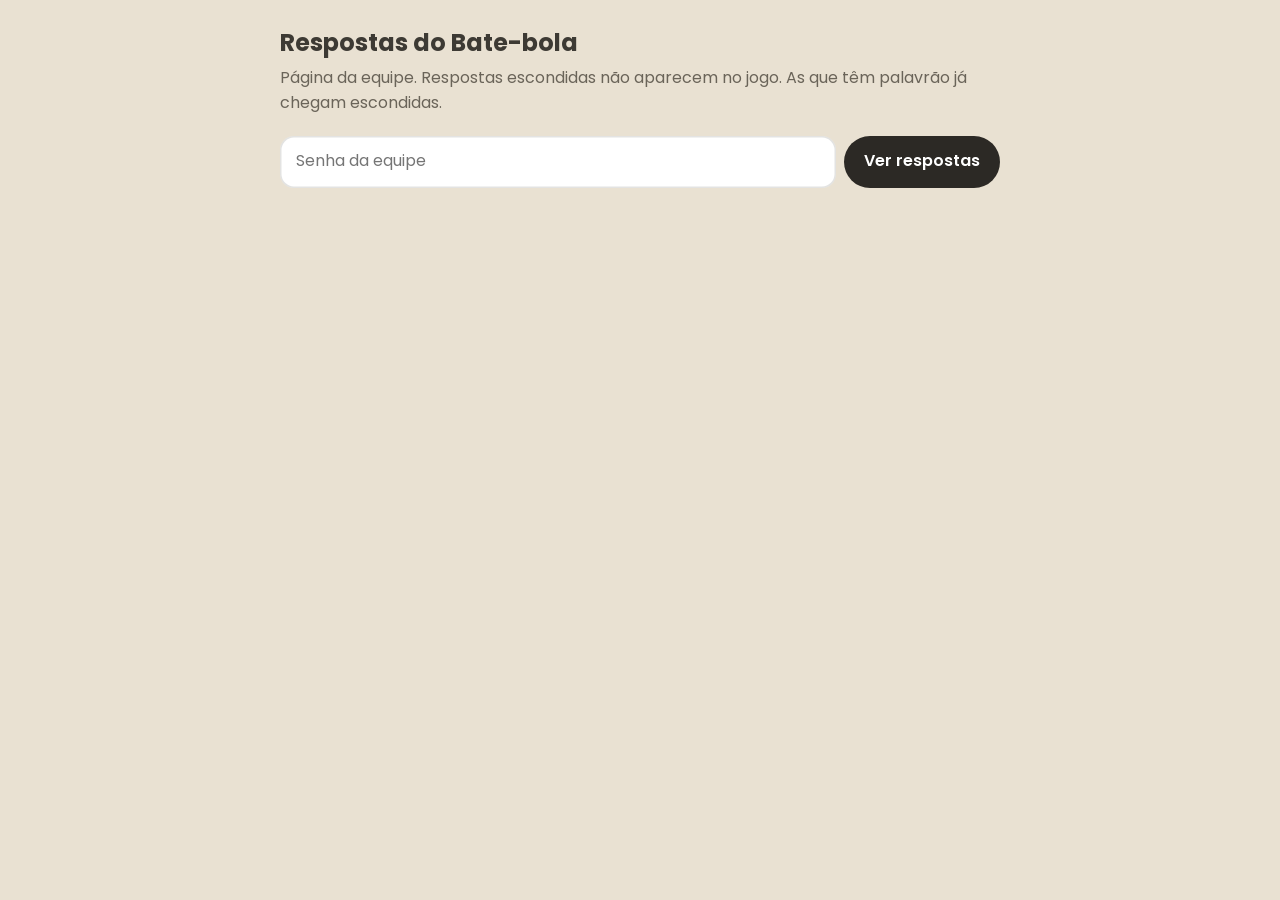
<file: moderar.html>
<!doctype html>
<html lang="pt-BR">
<head>
<meta charset="utf-8">
<meta name="viewport" content="width=device-width, initial-scale=1">
<meta name="robots" content="noindex, nofollow">
<title>Respostas do Bate-bola | São Miguel 150+</title>
<link rel="icon" href="favicon.svg" type="image/svg+xml">
<link rel="stylesheet" href="https://fonts.googleapis.com/css2?family=Poppins:wght@400;500;600;700&display=swap">
<link rel="stylesheet" href="css/memoria.css">
<style>
  .mod { max-width: 760px; margin: 0 auto; padding: 1.5rem 1.25rem 4rem; }
  .mod h1 { margin: 0; font-size: 1.5rem; }
  .mod > p { margin: .3rem 0 1.25rem; color: var(--texto-2); }
  .mod-entrar { display: flex; gap: .5rem; flex-wrap: wrap; }
  .mod-entrar input { flex: 1; min-width: 200px; min-height: 48px; padding: .6rem 1rem; border: 0; border-radius: 14px; background: var(--folha); color: var(--texto); font: inherit; box-shadow: inset 0 0 0 1.5px var(--linha); }
  .mod-barra { display: flex; flex-wrap: wrap; align-items: center; gap: .6rem 1rem; margin: 1.25rem 0 .5rem; }
  .mod-barra label { display: inline-flex; align-items: center; gap: .4rem; font-size: .9rem; font-weight: 500; }
  .mod-barra .resumo { flex: 1; font-size: .9rem; color: var(--texto-2); }
  .mod-erro { margin: 1rem 0 0; color: var(--erro); font-weight: 500; }
  .mod-pergunta { margin-top: 1.5rem; }
  .mod-pergunta h2 { margin: 0 0 .5rem; font-size: 1.05rem; }
  .mod-pergunta h2 small { font-weight: 500; color: var(--texto-2); }
  .mod-item { display: flex; align-items: flex-start; gap: .75rem; padding: .7rem .9rem; margin-bottom: .4rem; border-radius: 14px; background: var(--folha); box-shadow: inset 0 0 0 1px var(--linha); }
  .mod-item p { flex: 1; margin: 0; }
  .mod-item time { display: block; font-size: .75rem; color: var(--texto-2); }
  .mod-item.oculta { opacity: .6; background: var(--erro-c); }
  .mod-item .botao { min-height: 38px; padding: .35rem .9rem; font-size: .85rem; flex: none; }
</style>
</head>
<body>
<main class="mod">
  <h1>Respostas do Bate-bola</h1>
  <p>Página da equipe. Respostas escondidas não aparecem no jogo. As que têm palavrão já chegam escondidas.</p>

  <form class="mod-entrar" data-entrar>
    <input type="password" name="senha" placeholder="Senha da equipe" autocomplete="current-password" required>
    <button class="botao botao-escuro" type="submit">Ver respostas</button>
  </form>
  <p class="mod-erro" data-erro hidden></p>

  <div data-painel hidden>
    <div class="mod-barra">
      <span class="resumo" data-resumo></span>
      <label><input type="checkbox" data-so-ocultas> Só as escondidas</label>
      <button class="botao botao-leve" type="button" data-csv>Baixar planilha</button>
    </div>
    <div data-lista></div>
  </div>
</main>
<script>
(function () {
  'use strict';
  var $ = function (s) { return document.querySelector(s); };
  var senha = '';
  try { senha = sessionStorage.getItem('sm150-senha') || ''; } catch (e) { /* ignora */ }
  var dados = [];
  function esc(t) { return String(t == null ? '' : t).replace(/[&<>"']/g, function (c) { return { '&': '&amp;', '<': '&lt;', '>': '&gt;', '"': '&quot;', "'": '&#39;' }[c]; }); }
  function data(d) { try { return new Date(d).toLocaleString('pt-BR', { dateStyle: 'short', timeStyle: 'short' }); } catch (e) { return ''; } }
  function erro(msg) { var e = $('[data-erro]'); e.textContent = msg; e.hidden = !msg; }

  function carregar() {
    erro('');
    fetch('api/batebola?moderar=1', { headers: { 'x-senha': senha }, cache: 'no-store' })
      .then(function (r) { return r.json().then(function (j) { return { ok: r.ok, j: j }; }); })
      .then(function (r) {
        if (!r.ok) { erro(r.j.erro || 'Não foi possível carregar.'); $('[data-painel]').hidden = true; return; }
        try { sessionStorage.setItem('sm150-senha', senha); } catch (e) { /* ignora */ }
        dados = r.j.perguntas || [];
        $('[data-entrar]').hidden = true;
        $('[data-painel]').hidden = false;
        desenhar();
      })
      .catch(function () { erro('Não foi possível falar com o site. Confira a conexão.'); });
  }
  function desenhar() {
    var so = $('[data-so-ocultas]').checked, total = 0, ocultas = 0;
    dados.forEach(function (p) { p.respostas.forEach(function (r) { total++; if (r.oculta) ocultas++; }); });
    $('[data-resumo]').textContent = total + ' respostas em ' + dados.length + ' perguntas · ' + ocultas + ' escondidas';
    $('[data-lista]').innerHTML = dados.map(function (p) {
      var itens = p.respostas.filter(function (r) { return !so || r.oculta; });
      if (!itens.length) return '';
      return '<section class="mod-pergunta"><h2>' + esc(p.pergunta) + ' <small>(' + p.respostas.length + ')</small></h2>' +
        itens.map(function (r) {
          return '<div class="mod-item' + (r.oculta ? ' oculta' : '') + '"><p>' + esc(r.t) + '<time>' + data(r.d) + (r.oculta ? ' · escondida' : '') + '</time></p>' +
            '<button class="botao ' + (r.oculta ? 'botao-escuro' : 'botao-leve') + '" type="button" data-id="' + esc(r.id) + '" data-acao="' + (r.oculta ? 'mostrar' : 'ocultar') + '">' +
            (r.oculta ? 'Mostrar' : 'Esconder') + '</button></div>';
        }).join('') + '</section>';
    }).join('') || '<p class="vazio">Nenhuma resposta por aqui.</p>';
  }
  $('[data-entrar]').addEventListener('submit', function (e) {
    e.preventDefault(); senha = e.target.senha.value; carregar();
  });
  $('[data-so-ocultas]').addEventListener('change', desenhar);
  $('[data-lista]').addEventListener('click', function (e) {
    var b = e.target.closest('[data-acao]');
    if (!b) return;
    b.disabled = true;
    fetch('api/batebola', { method: 'POST', headers: { 'Content-Type': 'application/json', 'x-senha': senha },
      body: JSON.stringify({ acao: b.getAttribute('data-acao'), id: b.getAttribute('data-id') }) })
      .then(function (r) {
        if (!r.ok) throw new Error();
        dados.forEach(function (p) { p.respostas.forEach(function (x) { if (x.id === b.getAttribute('data-id')) x.oculta = b.getAttribute('data-acao') === 'ocultar'; }); });
        desenhar();
      })
      .catch(function () { b.disabled = false; erro('Não deu para salvar. Tente de novo.'); });
  });
  $('[data-csv]').addEventListener('click', function () {
    var linhas = [['Pergunta', 'Resposta', 'Data', 'Situação']];
    dados.forEach(function (p) { p.respostas.forEach(function (r) { linhas.push([p.pergunta, r.t, data(r.d), r.oculta ? 'escondida' : 'visível']); }); });
    var csv = '﻿' + linhas.map(function (l) { return l.map(function (c) { return '"' + String(c).replace(/"/g, '""') + '"'; }).join(';'); }).join('\r\n');
    var a = document.createElement('a');
    a.href = URL.createObjectURL(new Blob([csv], { type: 'text/csv;charset=utf-8' }));
    a.download = 'respostas-bate-bola.csv';
    document.body.appendChild(a); a.click(); a.remove();
  });
  if (senha) carregar();
})();
</script>
</body>
</html>
</file>
<file: css/estilo.css>
/* =====================================================================
   SÃO MIGUEL 150+  |  ESTILO
   Cores e tipografia tiradas da identidade visual do projeto.
   ===================================================================== */

:root {
  /* Marca (fixas) */
  --ceu: #7CC7E4;
  --memoria: #B02E26;
  --identidade: #6E7B4E;
  --futuro: #C98A2B;
  --futuro-forte: #A2691B;
  --teal: #125F55;
  --azul: #1D7396;
  --laranja: #F38B08;
  --rosa: #EC9F9A;
  --vinho: #965049;
  --creme: #F2EBDE;
  --tinta: #3D3A34;

  /* Variáveis que mudam no modo escuro */
  --bg: #FFFFFF;
  --bg-alt: #F2EBDE;
  --superficie: #FFFFFF;
  --texto: #3D3A34;
  --texto-2: #625D53;
  --linha: rgba(61, 58, 52, .16);
  --linha-forte: rgba(61, 58, 52, .32);
  --memoria-tx: #B02E26;
  --identidade-tx: #55603A;
  --futuro-tx: #8A5813;
  --teal-tx: #125F55;
  --memoria-claro: #F6DEDB;
  --identidade-claro: #E4E8D8;
  --futuro-claro: #F4E5CB;
  --teal-claro: #D5E7E3;
  --papel-rosa: #FBE3E0;
  --papel-ocre: #F6E8CE;
  --papel-oliva: #E7EADC;
  --papel-ceu: #DDEFF7;
  --papel-creme: #F2EBDE;
  --sombra: 0 1px 2px rgba(61, 58, 52, .06), 0 14px 32px -18px rgba(61, 58, 52, .35);

  --fonte: 'Poppins', system-ui, -apple-system, 'Segoe UI', Helvetica, Arial, sans-serif;
  --larg: 1200px;
  --margem: max(1.25rem, calc((100vw - var(--larg)) / 2));
  --altura-topo: 72px;

  color-scheme: light dark;
  box-sizing: border-box;
  padding-top: env(safe-area-inset-top, 0px);
  padding-bottom: env(safe-area-inset-bottom, 0px);
}

@media (prefers-color-scheme: dark) {
  :root:not([data-theme="light"]) {
    --bg: #1C1A17;
    --bg-alt: #262320;
    --superficie: #2C2925;
    --texto: #F2EBDE;
    --texto-2: #CBC2B3;
    --linha: rgba(242, 235, 222, .16);
    --linha-forte: rgba(242, 235, 222, .34);
    --memoria-tx: #F29B91;
    --identidade-tx: #BFCB98;
    --futuro-tx: #EDBB6E;
    --teal-tx: #8FD0C4;
    --memoria-claro: #432825;
    --identidade-claro: #31372A;
    --futuro-claro: #43361F;
    --teal-claro: #1E3934;
    --papel-rosa: #3B2826;
    --papel-ocre: #3A3122;
    --papel-oliva: #2E3327;
    --papel-ceu: #20333B;
    --papel-creme: #2C2925;
    --sombra: 0 1px 2px rgba(0, 0, 0, .3), 0 14px 32px -18px rgba(0, 0, 0, .7);
  }
}
:root[data-theme="dark"] {
  --bg: #1C1A17;
  --bg-alt: #262320;
  --superficie: #2C2925;
  --texto: #F2EBDE;
  --texto-2: #CBC2B3;
  --linha: rgba(242, 235, 222, .16);
  --linha-forte: rgba(242, 235, 222, .34);
  --memoria-tx: #F29B91;
  --identidade-tx: #BFCB98;
  --futuro-tx: #EDBB6E;
  --teal-tx: #8FD0C4;
  --memoria-claro: #432825;
  --identidade-claro: #31372A;
  --futuro-claro: #43361F;
  --teal-claro: #1E3934;
  --papel-rosa: #3B2826;
  --papel-ocre: #3A3122;
  --papel-oliva: #2E3327;
  --papel-ceu: #20333B;
  --papel-creme: #2C2925;
  --sombra: 0 1px 2px rgba(0, 0, 0, .3), 0 14px 32px -18px rgba(0, 0, 0, .7);
}

/* ---------- Base ---------- */
*, *::before, *::after { box-sizing: inherit; }
html { scroll-behavior: smooth; scroll-padding-top: calc(env(safe-area-inset-top, 0px) + var(--altura-topo) + 12px); }
body {
  margin: 0;
  background: var(--bg);
  color: var(--texto);
  font-family: var(--fonte);
  font-size: 1.0625rem;
  line-height: 1.65;
  -webkit-font-smoothing: antialiased;
  text-rendering: optimizeLegibility;
}
img { max-width: 100%; height: auto; display: block; }
a { color: inherit; }
p { margin: 0 0 1em; }
h1, h2, h3, h4 { margin: 0; line-height: 1.15; }
ul, ol { margin: 0; }
button { font: inherit; color: inherit; }
:focus-visible { outline: 3px solid var(--azul); outline-offset: 3px; border-radius: 6px; }
.defs-svg { position: absolute; width: 0; height: 0; overflow: hidden; }
[hidden] { display: none !important; }
.sr { position: absolute !important; width: 1px; height: 1px; overflow: hidden; clip: rect(0 0 0 0); clip-path: inset(50%); white-space: nowrap; }
.recipiente { width: min(100% - 2.5rem, var(--larg)); margin-inline: auto; }
.pular { position: absolute; left: 1rem; top: -100px; z-index: 100; background: var(--tinta); color: #fff; padding: .7rem 1rem; border-radius: 10px; }
.pular:focus { top: calc(env(safe-area-inset-top, 0px) + 1rem); }

@media (prefers-reduced-motion: reduce) {
  html { scroll-behavior: auto; }
  *, *::before, *::after { animation-duration: .01ms !important; animation-iteration-count: 1 !important; transition-duration: .01ms !important; }
}

/* ---------- Tipografia ---------- */
.titulo-secao {
  font-weight: 800;
  font-size: clamp(2.1rem, 5vw, 3.6rem);
  line-height: 1;
  letter-spacing: -.015em;
  text-transform: uppercase;
  margin-bottom: .45em;
}
.lead { font-size: clamp(1.12rem, 1.6vw, 1.3rem); font-weight: 600; line-height: 1.5; }
.cor-memoria { color: var(--memoria-tx); }
.cab-secao { max-width: 46rem; }
.cab-secao > p { color: var(--texto-2); font-size: 1.08rem; }

/* Bolinha que substitui a letra "o", como na marca */
.bola {
  display: inline-block;
  width: .56em; height: .56em; line-height: .56em;
  border-radius: 50%;
  background: var(--futuro);
  color: transparent;
  overflow: hidden;
  vertical-align: baseline;
  margin-inline: .015em;
}
.sem-quebra { white-space: nowrap; }
.bola-g { width: .74em; height: .74em; line-height: .74em; margin-right: .04em; }

/* ---------- Botões ---------- */
.botoes { display: flex; flex-wrap: wrap; gap: .75rem; margin-top: 1.75rem; }
.botao {
  display: inline-flex; align-items: center; justify-content: center; gap: .55em;
  min-height: 50px; padding: .7em 1.45em;
  border-radius: 999px; border: 2px solid transparent;
  font: 600 1rem/1.2 var(--fonte); text-decoration: none; cursor: pointer;
  transition: background-color .18s ease, color .18s ease, border-color .18s ease, transform .12s ease;
}
.botao svg { width: 1.2em; height: 1.2em; flex: none; }
.botao:active { transform: translateY(1px); }
.botao-vermelho { background: var(--memoria); color: #fff; }
.botao-vermelho:hover { background: #8F231D; }
.botao-branco { background: #fff; color: var(--tinta); }
.botao-branco:hover { background: var(--creme); }
.botao-contorno { border-color: currentColor; color: var(--texto); background: transparent; }
.botao-contorno:hover { background: var(--bg-alt); }
.botao-contorno-escuro { border-color: var(--tinta); color: var(--tinta); background: transparent; }
.botao-contorno-escuro:hover { background: rgba(255, 255, 255, .45); }
.botao-contorno-claro { border-color: #fff; color: #fff; background: transparent; }
.botao-contorno-claro:hover { background: rgba(255, 255, 255, .14); }
.botao-pequeno { min-height: 42px; padding: .5em 1.15em; font-size: .94rem; }
.botao-circulo {
  display: grid; place-items: center; width: 50px; height: 50px; border-radius: 50%;
  border: 2px solid var(--linha-forte); background: var(--superficie); cursor: pointer;
  transition: background-color .18s, border-color .18s, opacity .18s;
}
.botao-circulo svg { width: 22px; height: 22px; }
.botao-circulo:hover { border-color: var(--texto); }
.botao-circulo:disabled { opacity: .35; cursor: default; }

/* ---------- Chips ---------- */
.chips { display: flex; flex-wrap: wrap; gap: .45rem; list-style: none; padding: 0; margin: 1rem 0; }
.chips li { background: var(--bg-alt); padding: .3rem .75rem; border-radius: 9px; font-weight: 600; font-size: .9rem; line-height: 1.35; }

/* ---------- Topo ---------- */
.topo {
  position: sticky; top: 0; z-index: 60;
  background: var(--bg);
  background: color-mix(in srgb, var(--bg) 93%, transparent);
  -webkit-backdrop-filter: saturate(1.4) blur(10px);
  backdrop-filter: saturate(1.4) blur(10px);
  border-bottom: 1px solid var(--linha);
}
.topo-interno { display: flex; align-items: center; justify-content: space-between; gap: 1rem; min-height: var(--altura-topo); }
.marca { display: block; flex: none; border-radius: 8px; }
.marca img { height: 50px; width: auto; }
.menu { display: flex; align-items: center; gap: .15rem; list-style: none; padding: 0; margin: 0; }
.menu a:not(.botao) { display: block; padding: .55rem .85rem; border-radius: 999px; text-decoration: none; font-weight: 500; font-size: .96rem; }
.menu a:not(.botao):hover { background: var(--bg-alt); }
.menu a:not(.botao)[aria-current="page"] { color: var(--memoria-tx); font-weight: 600; }
.menu-acao { margin-left: .5rem; }
.botao-menu {
  display: none; align-items: center; gap: .55rem; min-height: 44px; padding: .4rem .9rem;
  border: 2px solid var(--linha-forte); border-radius: 999px; background: transparent; font-weight: 600; cursor: pointer;
}
.botao-menu-icone { display: grid; gap: 4px; width: 18px; }
.botao-menu-icone span { display: block; height: 2px; background: currentColor; border-radius: 2px; transition: transform .2s, opacity .2s; }
.topo[data-aberto] .botao-menu-icone span:nth-child(1) { transform: translateY(6px) rotate(45deg); }
.topo[data-aberto] .botao-menu-icone span:nth-child(2) { opacity: 0; }
.topo[data-aberto] .botao-menu-icone span:nth-child(3) { transform: translateY(-6px) rotate(-45deg); }

@media (max-width: 900px) {
  :root { --altura-topo: 64px; }
  .marca img { height: 42px; }
  .botao-menu { display: inline-flex; }
  .navegacao {
    display: none; position: absolute; left: 0; right: 0; top: 100%;
    background: var(--bg); border-bottom: 1px solid var(--linha); box-shadow: var(--sombra);
    padding: .5rem 1.25rem 1.25rem;
  }
  .topo[data-aberto] .navegacao { display: block; }
  .menu { flex-direction: column; align-items: stretch; gap: 0; }
  .menu a:not(.botao) { padding: .85rem .5rem; border-radius: 10px; font-size: 1.05rem; border-bottom: 1px solid var(--linha); }
  .menu-acao { margin: 1rem 0 0; }
  .menu-acao .botao { width: 100%; min-height: 50px; }
}

/* ---------- Destaque ---------- */
.destaque {
  --d-cor: var(--ceu);
  position: relative; isolation: isolate; overflow: hidden;
  display: flex;
  min-height: clamp(600px, calc(100svh - var(--altura-topo)), 900px);
  background-color: var(--d-cor);
  color: var(--tinta);
}
.destaque-fundo {
  position: absolute; inset: 0; z-index: -2;
  background-size: cover;
  background-position: var(--d-pos, center bottom);
  background-repeat: no-repeat;
}
.destaque::before {
  content: ""; position: absolute; inset: 0; z-index: -1; pointer-events: none;
  background:
    linear-gradient(90deg, var(--d-cor) 0%, var(--d-cor) 30%, color-mix(in srgb, var(--d-cor) 0%, transparent) 64%),
    linear-gradient(180deg, var(--d-cor) 0%, color-mix(in srgb, var(--d-cor) 0%, transparent) 36%);
}
.destaque[data-tema="claro"] { color: #fff; }
.destaque[data-tema="claro"]::before {
  background: linear-gradient(90deg, rgba(22, 20, 17, .74) 0%, rgba(22, 20, 17, .45) 50%, rgba(22, 20, 17, .12) 100%);
}
.destaque-conteudo { position: relative; padding-block: clamp(3rem, 8vw, 6.5rem) 3rem; }
.destaque-conteudo > * { max-width: 40rem; }
.destaque-rotulo {
  display: inline-flex; align-items: center; gap: .5em;
  background: #fff; color: var(--memoria);
  padding: .4em 1em; border-radius: 999px; font-weight: 600; font-size: .95rem; margin: 0;
}
.destaque-rotulo:empty { display: none; }
.destaque-titulo {
  font-weight: 800; font-size: clamp(2.7rem, 7.2vw, 5.6rem);
  line-height: .98; letter-spacing: -.025em; margin: .3em 0 .32em;
  text-wrap: balance;
}
.destaque-texto { font-size: clamp(1.06rem, 1.6vw, 1.28rem); font-weight: 500; line-height: 1.55; max-width: 33rem; }
.destaque[data-tema="claro"] .destaque-titulo,
.destaque[data-tema="claro"] .destaque-texto { text-shadow: 0 2px 18px rgba(0, 0, 0, .35); }
.destaque .botoes { margin-top: 2rem; }
.destaque-grafismo {
  position: absolute; z-index: -1; right: 5%; top: 3%;
  width: min(30vw, 380px); height: auto; overflow: visible; opacity: .95;
}
.destaque-grafismo path { stroke-dasharray: 1; stroke-dashoffset: 1; animation: desenhar 2.2s cubic-bezier(.6, .1, .2, 1) .35s forwards; }
.destaque-grafismo path + path { animation-delay: 1.5s; animation-duration: 1.4s; }
.destaque-grafismo[hidden] { display: none; }
@keyframes desenhar { to { stroke-dashoffset: 0; } }
@media (prefers-reduced-motion: reduce) { .destaque-grafismo path { stroke-dashoffset: 0; animation: none; } }
@media (max-width: 720px) {
  .destaque { min-height: max(680px, calc(100svh - var(--altura-topo))); }
  .destaque::before { background: linear-gradient(180deg, var(--d-cor) 0%, var(--d-cor) calc(100% - 300px), color-mix(in srgb, var(--d-cor) 0%, transparent) calc(100% - 150px)); }
  .destaque-conteudo { padding-bottom: 300px; }
  .destaque[data-tema="claro"]::before { background: linear-gradient(180deg, rgba(22, 20, 17, .72) 0%, rgba(22, 20, 17, .4) 70%, rgba(22, 20, 17, .2) 100%); }
  .destaque-grafismo { display: none; }
  .destaque .botoes .botao { flex: 1 1 auto; }
}

/* ---------- Faixa de ondas ---------- */
.faixa-ondas { height: clamp(52px, 7.5vw, 84px); overflow: hidden; }
.faixa-ondas svg { display: block; }
.faixa-ondas-cores { background: var(--creme); }


/* ---------- Cores das fases ---------- */
[data-eixo="memoria"]    { --cor: var(--memoria);    --cor-forte: var(--memoria);      --cor-tx: var(--memoria-tx);    --cor-claro: var(--memoria-claro); }
[data-eixo="identidade"] { --cor: var(--identidade); --cor-forte: var(--identidade);   --cor-tx: var(--identidade-tx); --cor-claro: var(--identidade-claro); }
[data-eixo="futuro"]     { --cor: var(--futuro);     --cor-forte: var(--futuro-forte); --cor-tx: var(--futuro-tx);     --cor-claro: var(--futuro-claro); }
[data-eixo="geral"]      { --cor: var(--teal);       --cor-forte: var(--teal);         --cor-tx: var(--teal-tx);       --cor-claro: var(--teal-claro); }
@keyframes entrar { from { opacity: 0; transform: translateY(10px); } to { opacity: 1; transform: none; } }
@keyframes pulsar { 50% { opacity: .3; } }

.botao-eixo { background: var(--cor-forte); color: #fff; }
.botao-eixo:hover { background: color-mix(in srgb, var(--cor-forte) 84%, #000); }
.botao-whats { background: var(--memoria); color: #fff; }
.botao-whats:hover { background: #8F231D; }
.botao svg.whats { width: 1.25em; height: 1.25em; }

.status-chip {
  display: inline-flex; align-items: center; gap: .45rem; white-space: nowrap;
  font-size: .8rem; font-weight: 600; line-height: 1.2; padding: .3rem .72rem; border-radius: 999px;
  background: var(--bg-alt); color: var(--texto-2);
}
.status-chip.agora { background: var(--cor-forte, var(--memoria)); color: #fff; }
.status-chip.agora::before { content: ""; width: .5em; height: .5em; border-radius: 50%; background: currentColor; animation: pulsar 1.6s infinite; }
.status-chip.entregue, .status-chip.concluida { background: var(--teal); color: #fff; }
.status-chip.construcao { background: var(--laranja); color: #2B2823; }
.status-chip.prevista { background: var(--superficie); color: var(--texto-2); border: 1.5px dashed var(--linha-forte); padding: .23rem .66rem; }

/* ---------- Seções ---------- */
.secao { padding-block: clamp(3.25rem, 7vw, 6rem); }
.secao-alt { background: var(--bg-alt); }
.secao-cab { display: flex; flex-wrap: wrap; align-items: flex-end; justify-content: space-between; gap: .75rem 2rem; margin-bottom: clamp(1.5rem, 3vw, 2.25rem); }
.secao-cab > div { max-width: 44rem; }
.secao-cab .titulo-secao { margin-bottom: .3em; }
.secao-cab p { margin: 0; color: var(--texto-2); font-size: 1.06rem; }
.link-forte { font-weight: 700; color: var(--texto); text-decoration: underline; text-decoration-thickness: 2px; text-underline-offset: 5px; }
.link-forte:hover { color: var(--memoria-tx); }
.carregando { min-height: 6rem; }
.aviso-local { padding: 1rem 1.2rem; border-radius: 14px; background: var(--futuro-claro); color: var(--futuro-tx); font-weight: 600; }

/* ---------- Início: acervo ---------- */
.previa-grade { display: grid; grid-template-columns: repeat(4, minmax(0, 1fr)); gap: 1rem; }
.previa {
  position: relative; display: flex; flex-direction: column; overflow: hidden; min-height: 100%;
  border-radius: 20px; background: var(--superficie); border: 1px solid var(--linha); box-shadow: var(--sombra);
  text-decoration: none; color: inherit; transition: transform .18s ease;
}
.previa:hover { transform: translateY(-3px); }
.previa img { width: 100%; aspect-ratio: 4 / 3; object-fit: cover; background: var(--bg-alt); }
.previa-corpo { padding: .9rem 1rem 1rem; display: flex; flex-direction: column; gap: .4rem; flex: 1; }
.previa-texto { margin: 0; font-size: .95rem; line-height: 1.5; display: -webkit-box; -webkit-line-clamp: 4; -webkit-box-orient: vertical; overflow: hidden; }
.previa-autor { margin: auto 0 0; font-size: .84rem; font-weight: 600; color: var(--texto-2); }
.previa.texto { background: var(--papel); border: 0; }
.previa.texto .previa-corpo { padding: 1.3rem 1.2rem 1.1rem; }
.previa.texto .previa-texto { font-size: 1.04rem; font-weight: 500; -webkit-line-clamp: 6; }
.previa.texto .previa-texto::before { content: "\201C"; display: block; font-size: 2.6rem; line-height: .7; font-weight: 700; color: var(--memoria-tx); margin-bottom: .3rem; }
.previa-botoes { margin-top: 1.75rem; }
@media (max-width: 900px) { .previa-grade { grid-template-columns: repeat(2, minmax(0, 1fr)); } }

/* ---------- Agenda (linhas) ---------- */
.agenda-lista { list-style: none; padding: 0; margin: 0; border-top: 2px solid var(--texto); }
.ag-item { display: grid; grid-template-columns: 11.5rem minmax(0, 1fr) auto; gap: .35rem 1.5rem; align-items: center; padding: 1.1rem .25rem; border-bottom: 1px solid var(--linha-forte); }
.ag-item.sit-agora { background: var(--cor-claro); padding-inline: 1rem; margin-inline: -.75rem; border-radius: 16px; border-bottom-color: transparent; }
.ag-item.sit-depois { opacity: .62; }
.ag-data { display: flex; align-items: center; gap: .55rem; font-weight: 700; font-size: .95rem; color: var(--cor-tx); }
.ag-data::before { content: ""; flex: none; width: .7rem; height: .7rem; border-radius: 50%; background: var(--cor); }
.ag-corpo { min-width: 0; }
.ag-titulo { font-size: 1.12rem; font-weight: 700; line-height: 1.3; display: flex; flex-wrap: wrap; align-items: center; gap: .3rem .6rem; }
.ag-titulo a { color: inherit; text-decoration-color: var(--cor); text-decoration-thickness: 2px; text-underline-offset: 4px; }
.ag-titulo a:hover { color: var(--cor-tx); }
.ag-texto { margin: .2rem 0 0; color: var(--texto-2); font-size: .97rem; line-height: 1.5; }
.ag-local { display: flex; gap: .35rem; align-items: flex-start; margin: .3rem 0 0; font-size: .88rem; font-weight: 500; }
.ag-local svg { width: 16px; height: 16px; flex: none; margin-top: .15rem; color: var(--cor-tx); }
.ag-acao { justify-self: end; }
.ag-acao .botao { min-width: 8.5rem; }
.ag-vazio { padding: 1.5rem 0; color: var(--texto-2); }
@media (max-width: 680px) {
  .ag-item { grid-template-columns: minmax(0, 1fr); gap: .3rem; padding-block: 1rem; }
  .ag-acao { justify-self: start; margin-top: .4rem; }
  .ag-acao:empty { display: none; }
}

/* Página da agenda */
.agenda-legenda { display: flex; flex-wrap: wrap; gap: .4rem 1.4rem; margin: 0 0 1.5rem; font-size: .9rem; color: var(--texto-2); }
.agenda-legenda span { display: inline-flex; align-items: center; gap: .45rem; }
.agenda-legenda i { width: .7rem; height: .7rem; border-radius: 50%; background: var(--cor); }
.agenda-grupo + .agenda-grupo { margin-top: 2.5rem; }
.agenda-mes { font-size: 1.3rem; font-weight: 800; margin-bottom: .6rem; }
.agenda-mes.agora { display: flex; align-items: center; gap: .6rem; }
.agenda-mes.agora::before { content: ""; width: .65rem; height: .65rem; border-radius: 50%; background: var(--memoria); animation: pulsar 1.6s infinite; }
.agenda-passados { margin-top: 2.5rem; text-align: center; }

/* ---------- Início: o projeto e as fases ---------- */
.projeto-grade { display: grid; grid-template-columns: minmax(0, .9fr) minmax(0, 1.1fr); gap: clamp(2rem, 6vw, 5rem); align-items: start; }
.projeto-texto p:not(.lead) { color: var(--texto-2); max-width: 56ch; }
.fases-lista { list-style: none; padding: 0; margin: 0; display: grid; gap: .8rem; }
.fase-linha { display: grid; grid-template-columns: auto minmax(0, 1fr); gap: .2rem 1rem; padding: 1.1rem 1.25rem; border-radius: 18px; background: var(--superficie); border: 2px solid var(--linha); }
.fase-linha.atual { border-color: var(--cor); background: var(--cor-claro); }
.fase-ponto { grid-row: 1 / span 3; width: 1rem; height: 1rem; margin-top: .3rem; border-radius: 50%; background: var(--cor); }
.fase-linha-topo { display: flex; flex-wrap: wrap; align-items: center; gap: .3rem .7rem; }
.fase-linha-nome { margin: 0; font-weight: 800; font-size: 1.2rem; color: var(--cor-tx); }
.fase-linha-sub { font-weight: 600; font-size: .95rem; color: var(--texto); }
.fase-linha-datas { margin: 0; font-weight: 700; font-size: .92rem; }
.fase-linha-resumo { margin: 0; font-size: .95rem; color: var(--texto-2); line-height: 1.5; }
.projeto-links { display: flex; flex-wrap: wrap; gap: .6rem 1.6rem; margin-top: 1.4rem; }
@media (max-width: 860px) { .projeto-grade { grid-template-columns: 1fr; } }

/* ---------- Cabeçalho das páginas internas ---------- */
.pagina-cab { background: var(--bg-alt); padding-block: clamp(2rem, 5vw, 3.5rem) clamp(2rem, 4vw, 3rem); }
.pagina-cab .migalhas { color: var(--texto-2); }
.pagina-cab h1 { font-weight: 800; font-size: clamp(2.5rem, 7vw, 4.6rem); line-height: .98; letter-spacing: -.02em; text-transform: uppercase; margin: 0 0 .3em; }
.pagina-cab .intro { max-width: 44rem; margin: 0; font-size: clamp(1.04rem, 1.5vw, 1.18rem); color: var(--texto-2); }
.pagina-cab .botoes { margin-top: 1.4rem; }

/* ---------- Entregas ---------- */
.entregas-barra { display: flex; flex-wrap: wrap; align-items: center; justify-content: space-between; gap: .75rem 1.5rem; margin-bottom: 1.75rem; }
.entregas-resumo { margin: 0; font-size: .95rem; color: var(--texto-2); }
.entregas-resumo strong { color: var(--texto); }
.entregas-grade { display: grid; grid-template-columns: repeat(auto-fill, minmax(min(100%, 260px), 1fr)); gap: 1.3rem; }
.entrega { position: relative; display: flex; flex-direction: column; border-radius: 22px; overflow: hidden; background: var(--superficie); border: 2px solid var(--linha); transition: box-shadow .15s ease; }
.entrega-construcao, .entrega-entregue { border-color: var(--cor); }
.entrega.com-link:hover { box-shadow: 8px 8px 0 0 var(--cor-claro); }
.entrega:focus-within { outline: 3px solid var(--azul); outline-offset: 3px; }
.entrega-img { position: relative; aspect-ratio: 16 / 10; background: var(--cor-claro); overflow: hidden; }
.entrega-img img { width: 100%; height: 100%; object-fit: cover; }
.entrega-prevista .entrega-img img { filter: saturate(.55); opacity: .85; }
.entrega-img .status-chip { position: absolute; left: .8rem; top: .8rem; }
.entrega-sem-img { display: grid; place-items: center; }
.entrega-marca { font-weight: 800; font-size: 3rem; color: var(--cor); opacity: .35; letter-spacing: -.03em; }
.entrega-corpo { display: flex; flex-direction: column; gap: .4rem; padding: 1.05rem 1.2rem 1.2rem; flex: 1; }
.entrega-eixo { margin: 0; font-size: .82rem; font-weight: 700; color: var(--cor-tx); }
.entrega-nome { font-size: 1.12rem; font-weight: 700; line-height: 1.25; }
.entrega-link { color: inherit; text-decoration: none; }
.entrega-link::after { content: ""; position: absolute; inset: 0; z-index: 1; }
.entrega-link:focus-visible { outline: none; }
.entrega-desc { margin: 0; font-size: .93rem; line-height: 1.5; color: var(--texto-2); }
.entrega-abrir { margin-top: auto; padding-top: .4rem; font-weight: 700; font-size: .9rem; color: var(--cor-tx); text-decoration: underline; text-decoration-thickness: 2px; text-underline-offset: 4px; }
@media (max-width: 640px) {
  .entregas-barra .tipos { max-width: 100%; overflow-x: auto; scrollbar-width: none; }
  .entregas-barra .tipos button { padding-inline: .8rem; flex: none; }
}

/* ---------- Página de atividade ---------- */
.atividade-topo { background: var(--cor-forte); color: #fff; }
.atividade-topo-grade { display: grid; grid-template-columns: minmax(0, 1.2fr) minmax(0, .8fr); gap: 2rem; align-items: center; padding-block: clamp(2rem, 5vw, 3.5rem); }
.atividade-topo .migalhas { color: rgba(255, 255, 255, .9); }
.atividade-fase { display: inline-flex; margin: 0 0 .9rem; font-size: .85rem; font-weight: 700; padding: .3rem .8rem; border-radius: 999px; background: rgba(255, 255, 255, .18); }
.atividade-topo h1 { font-weight: 800; font-size: clamp(2.2rem, 6vw, 4rem); line-height: 1; letter-spacing: -.02em; margin: 0 0 .5rem; }
.atividade-quando { display: flex; flex-wrap: wrap; align-items: center; gap: .5rem .9rem; margin: 0; font-weight: 600; font-size: 1.05rem; }
.atividade-topo .status-chip { background: #fff; color: var(--cor-forte); border: 0; }
.atividade-topo .status-chip.agora::before { background: var(--cor-forte); }
.atividade-topo .botoes { margin-top: 1.5rem; }
.atividade-topo img { justify-self: center; width: 100%; max-width: 440px; border-radius: 22px; }
.atividade-corpo { padding-block: clamp(2.5rem, 6vw, 4.5rem); }
.atividade-corpo-grade { display: grid; grid-template-columns: minmax(0, 1.2fr) minmax(0, .8fr); gap: clamp(2rem, 6vw, 4.5rem); align-items: start; }
.atividade-texto { font-size: 1.12rem; line-height: 1.7; max-width: 60ch; }
.atividade-local { display: flex; gap: .45rem; align-items: flex-start; font-weight: 600; }
.atividade-local svg { width: 20px; height: 20px; flex: none; margin-top: .2rem; color: var(--cor-tx); }
.atividade-perguntas { margin: 1.5rem 0 0; padding: 1.4rem 1.5rem; border-radius: 20px; background: var(--cor-claro); }
.atividade-perguntas h2 { font-size: 1rem; font-weight: 700; color: var(--cor-tx); margin-bottom: .6rem; }
.atividade-perguntas ol, .atividade-perguntas ul { margin: 0; padding-left: 1.3rem; display: grid; gap: .5rem; font-weight: 600; font-size: 1.08rem; }
.atividade-perguntas ul { list-style: none; padding: 0; }
.atividade-lado h2 { font-size: 1.1rem; font-weight: 700; margin-bottom: .6rem; }
.atividade-lado ul { list-style: none; padding: 0; margin: 0; }
.atividade-lado li { display: flex; flex-wrap: wrap; justify-content: space-between; align-items: center; gap: .3rem .8rem; padding: .7rem 0; border-top: 1px solid var(--linha); font-weight: 600; }
.atividade-lado li small { font-weight: 500; font-size: .82rem; color: var(--texto-2); }
.atividade-lado a { color: var(--cor-tx); text-underline-offset: 4px; }
.atividade-voltar { margin-top: 2rem; }
@media (max-width: 820px) {
  .atividade-topo-grade, .atividade-corpo-grade { grid-template-columns: 1fr; }
  .atividade-topo img { order: -1; max-width: 100%; max-height: 220px; object-fit: cover; }
}

/* ---------- Janela do "Me avise" ---------- */
.aviso-visor { width: min(480px, calc(100% - 1.5rem)); padding: 2rem 1.75rem 1.6rem; border: 0; border-top: 6px solid var(--cor); border-radius: 0 0 22px 22px; background: var(--superficie); color: var(--texto); box-shadow: 0 30px 80px rgba(0, 0, 0, .4); }
.aviso-visor::backdrop { background: rgba(28, 26, 23, .72); }
.aviso-visor[open] { animation: entrar .3s ease; }
.aviso-quando { margin: 0; font-weight: 800; color: var(--cor-tx); }
.aviso-titulo { margin: .3rem 2.2rem .8rem 0; font-size: clamp(1.35rem, 3vw, 1.65rem); font-weight: 800; line-height: 1.15; }
.aviso-texto { margin: 0 0 1.3rem; line-height: 1.6; color: var(--texto-2); }
.aviso-visor .botao { width: 100%; }
.aviso-nota { margin: .9rem 0 0; font-size: .84rem; line-height: 1.5; color: var(--texto-2); }

/* ---------- Quem realiza ---------- */
.quem { background: var(--teal); color: #fff; }
.quem-grade { display: grid; grid-template-columns: minmax(0, 1fr) minmax(0, 1fr); gap: clamp(2rem, 6vw, 5rem); align-items: start; }
.quem-logo { width: min(300px, 80%); margin: .2rem 0 1.6rem; }
.quem-texto p { max-width: 56ch; color: rgba(255, 255, 255, .92); }
.quem-texto .lead { color: #fff; }
.quem-links { display: flex; flex-wrap: wrap; gap: .6rem 1.4rem; list-style: none; padding: 0; margin-top: 1.25rem; }
.quem-links a { display: inline-flex; align-items: center; gap: .5rem; font-weight: 600; text-decoration: none; padding: .35rem 0; border-bottom: 2px solid rgba(255, 255, 255, .35); }
.quem-links a:hover { border-color: #fff; }
.quem-links svg { width: 20px; height: 20px; }
.membros-titulo { font-weight: 800; font-size: 1.3rem; margin-bottom: 1rem; }
.membros-lista { display: grid; grid-template-columns: repeat(3, minmax(0, 1fr)); gap: .9rem; list-style: none; padding: 0; margin: 0; }
.membro { display: block; width: 100%; padding: 0; border: 0; border-radius: 18px; background: none; color: inherit; text-align: left; cursor: pointer; font: inherit; }
.membro img { width: 100%; aspect-ratio: 3 / 4; object-fit: cover; border-radius: 18px; background: #fff; transition: transform .2s ease; }
.membro:hover img { transform: translateY(-3px); }
.membro:focus-visible { outline: 3px solid #fff; outline-offset: 4px; }
.membro-nome { display: block; margin-top: .6rem; font-weight: 700; font-size: .98rem; line-height: 1.25; }
.membro-mais { display: inline-block; margin-top: .15rem; font-size: .84rem; font-weight: 600; color: rgba(255, 255, 255, .85); text-decoration: underline; text-underline-offset: 3px; }
.membro-visor { width: min(660px, calc(100% - 1.5rem)); max-height: calc(100% - 1.5rem); padding: 0; border: 0; border-radius: 24px; background: var(--superficie); color: var(--texto); box-shadow: 0 30px 80px rgba(0, 0, 0, .4); overflow: auto; }
.membro-visor::backdrop { background: rgba(28, 26, 23, .72); }
.membro-visor[open] { animation: entrar .3s ease; }
.membro-visor-grade { display: grid; grid-template-columns: 210px minmax(0, 1fr); }
.membro-visor img { width: 100%; height: 100%; min-height: 260px; object-fit: cover; object-position: top; background: #fff; }
.membro-visor-texto { padding: 2.6rem 1.8rem 1.8rem; }
.membro-visor h3 { font-size: 1.5rem; font-weight: 800; line-height: 1.15; padding-right: 2rem; }
.membro-funcao { margin: .25rem 0 0; font-weight: 600; color: var(--teal-tx); }
.membro-bio { margin: 1rem 0 0; line-height: 1.65; }
.membro-links { margin: 1rem 0 0; }
.membro-links a { color: var(--teal-tx); font-weight: 700; text-underline-offset: 3px; }
@media (max-width: 860px) { .quem-grade { grid-template-columns: 1fr; } }
@media (max-width: 560px) {
  .membro-visor-grade { grid-template-columns: 1fr; }
  .membro-visor img { height: 240px; min-height: 0; }
  .membro-visor-texto { padding: 1.4rem 1.3rem 1.5rem; }
}

/* ---------- Apoiar ---------- */
.apoiar-grade { display: grid; grid-template-columns: minmax(0, 1fr) minmax(0, 1fr); gap: clamp(2rem, 6vw, 5rem); align-items: start; }
.apoiar-intro > p:not(.lead) { max-width: 52ch; color: var(--texto-2); }
.motivos { list-style: none; padding: 0; margin: 0; display: grid; gap: 1.4rem; }
.motivos li { position: relative; padding-left: 2.4rem; }
.motivos li::before { content: ""; position: absolute; left: 0; top: .2rem; width: 1.4rem; height: 1.4rem; border-radius: 50%; background: var(--cor); }
.motivos h3 { font-size: 1.12rem; font-weight: 700; margin-bottom: .25rem; }
.motivos p { margin: 0; color: var(--texto-2); }
.apoia-grade { display: grid; grid-template-columns: minmax(200px, 280px) 1fr; gap: 1.5rem clamp(1.5rem, 4vw, 3rem); align-items: stretch; }
.realizacao { padding: 1.5rem; border-radius: 22px; background: var(--teal-claro); display: flex; flex-direction: column; justify-content: center; gap: 1rem; }
.realizacao p { margin: 0; font-weight: 600; font-size: .95rem; color: var(--teal-tx); }
.realizacao img { width: 100%; max-width: 240px; }
.logo-escuro { display: none; }
@media (prefers-color-scheme: dark) { :root:not([data-theme="light"]) .logo-claro { display: none; } :root:not([data-theme="light"]) .logo-escuro { display: block; } }
:root[data-theme="dark"] .logo-claro { display: none; }
:root[data-theme="dark"] .logo-escuro { display: block; }
.parceiro.parceiro-vago { border: 2px dashed var(--linha-forte); background: transparent; color: var(--texto-2); text-align: center; font-size: .95rem; line-height: 1.35; transition: border-color .18s, color .18s; }
.parceiro.parceiro-vago:hover { border-color: var(--memoria-tx); color: var(--memoria-tx); }
.parceiro-vago svg { display: block; width: 26px; height: 26px; margin: 0 auto .4rem; }
@media (max-width: 760px) { .apoia-grade { grid-template-columns: 1fr; } .parceiros-lista { grid-template-columns: repeat(2, minmax(0, 1fr)); } }
.parceiros-lista { list-style: none; padding: 0; margin: 0; display: grid; grid-template-columns: repeat(auto-fill, minmax(160px, 1fr)); gap: 1rem; }
.parceiro { display: grid; place-items: center; min-height: 110px; padding: 1.1rem; border-radius: 18px; border: 1px solid var(--linha); background: var(--superficie); text-decoration: none; color: inherit; }
.parceiro img { max-height: 64px; width: auto; object-fit: contain; }
.parceiro span { font-weight: 600; text-align: center; }
@media (max-width: 860px) { .apoiar-grade { grid-template-columns: 1fr; } }

/* ---------- Faixa de envio (acervo) ---------- */
.enviar-faixa { background: var(--memoria); color: #fff; }
.enviar-faixa-interna { display: flex; flex-wrap: wrap; align-items: center; justify-content: space-between; gap: 1.25rem 2rem; padding-block: clamp(2.25rem, 5vw, 3.25rem); }
.enviar-faixa h2 { font-weight: 800; font-size: clamp(1.5rem, 3.2vw, 2.2rem); line-height: 1.1; margin-bottom: .35rem; }
.enviar-faixa p { margin: 0; max-width: 46ch; color: rgba(255, 255, 255, .92); }

/* ---------- Rodapé ---------- */
.rodape { background: #2B2823; color: #F2EBDE; }
.rodape-grade { display: grid; grid-template-columns: minmax(0, 1.2fr) repeat(3, minmax(0, 1fr)); gap: 2.5rem; padding-block: 3.5rem 2.5rem; }
.rodape h2 { font-size: 1rem; font-weight: 700; margin-bottom: .9rem; color: #fff; }
.rodape ul { list-style: none; padding: 0; margin: 0; display: grid; gap: .5rem; }
.rodape a { text-decoration: none; color: rgba(242, 235, 222, .85); }
.rodape a:hover { color: #fff; text-decoration: underline; text-underline-offset: 4px; }
.rodape-marca img { width: 150px; }
.rodape-marca p { margin-top: 1rem; font-weight: 600; }
.rodape-realizacao img { width: 190px; }
.rodape-base { display: flex; flex-wrap: wrap; justify-content: space-between; gap: 1rem; padding-block: 1.25rem 2rem; border-top: 1px solid rgba(242, 235, 222, .16); font-size: .9rem; color: rgba(242, 235, 222, .7); }
.rodape-base p { margin: 0; }
@media (max-width: 860px) { .rodape-grade { grid-template-columns: 1fr 1fr; } .rodape-marca { grid-column: 1 / -1; } }
@media (max-width: 480px) { .rodape-grade { grid-template-columns: 1fr; } }


/* =====================================================================
   PÁGINA DE AÇÃO  |  ACERVO
   ===================================================================== */

.acao-topo { position: relative; isolation: isolate; overflow: hidden; background: var(--cor-forte); color: #fff; }
.acao-topo-grade { display: grid; grid-template-columns: minmax(0, 1.3fr) minmax(0, .7fr); gap: 2rem; align-items: center; padding-block: clamp(2.25rem, 5vw, 4rem) clamp(2.5rem, 5vw, 4.5rem); }
.migalhas { display: flex; flex-wrap: wrap; gap: .35rem; list-style: none; padding: 0; margin: 0 0 1.75rem; font-size: .9rem; }
.migalhas li + li::before { content: "/"; margin-right: .35rem; opacity: .6; }
.migalhas a { color: inherit; text-underline-offset: 3px; }
.acao-topo .migalhas { color: rgba(255, 255, 255, .9); }
.acao-eixo { display: flex; align-items: center; gap: 1rem; margin-bottom: 1.25rem; }
.acao-eixo-marca { display: grid; place-items: center; width: 64px; height: 64px; border-radius: 50%; background: #fff; color: var(--cor-forte); font-weight: 800; font-size: 1.35rem; flex: none; }
.acao-eixo p { margin: 0; line-height: 1.25; }
.acao-eixo strong { display: block; font-weight: 800; font-size: 1.25rem; text-transform: uppercase; letter-spacing: .01em; }
.acao-eixo em { font-size: .98rem; }
.acao-sobrenome { font-weight: 600; font-size: 1.02rem; margin: 0 0 .25rem; color: rgba(255, 255, 255, .88); }
.acao-titulo { font-weight: 800; font-size: clamp(2.5rem, 6.5vw, 4.8rem); line-height: .98; letter-spacing: -.02em; text-transform: uppercase; margin: 0 0 .45em; }
.acao-descricao { font-size: clamp(1.05rem, 1.5vw, 1.22rem); max-width: 40rem; color: rgba(255, 255, 255, .94); }
.acao-numeros { display: flex; flex-wrap: wrap; gap: .5rem 1.4rem; font-weight: 600; font-size: .98rem; margin: 1.25rem 0 0; padding: 0; list-style: none; }
.acao-numeros li { display: flex; gap: .4rem; align-items: baseline; }
.acao-numeros b { font-size: 1.5rem; font-weight: 800; }
.acao-ilustra { justify-self: center; width: min(100%, 360px); transform: rotate(-3deg); filter: drop-shadow(0 18px 24px rgba(0, 0, 0, .28)); }
@media (max-width: 760px) {
  .acao-topo-grade { grid-template-columns: 1fr; }
  .acao-ilustra { width: 220px; justify-self: start; order: -1; margin-bottom: -.5rem; }
}

/* Barra de exploração */
.explorar { position: sticky; top: var(--altura-topo); z-index: 40; background: var(--bg); background: color-mix(in srgb, var(--bg) 95%, transparent); -webkit-backdrop-filter: blur(10px); backdrop-filter: blur(10px); border-bottom: 1px solid var(--linha); }
.explorar-interno { display: flex; flex-wrap: wrap; align-items: center; gap: .75rem 1rem; padding-block: .85rem; }
.busca { position: relative; flex: 1 1 260px; max-width: 420px; }
.busca svg { position: absolute; left: .95rem; top: 50%; transform: translateY(-50%); width: 20px; height: 20px; color: var(--texto-2); pointer-events: none; }
.busca input {
  width: 100%; min-height: 48px; padding: .6rem 1rem .6rem 2.8rem;
  border-radius: 999px; border: 2px solid var(--linha-forte); background: var(--superficie); color: var(--texto);
  font: 500 1rem var(--fonte);
}
.busca input::placeholder { color: var(--texto-2); }
.busca input:focus { outline: none; border-color: var(--azul); box-shadow: 0 0 0 3px color-mix(in srgb, var(--azul) 25%, transparent); }
.tipos { display: inline-flex; padding: 4px; border-radius: 999px; background: var(--bg-alt); gap: 2px; }
.tipos button { min-height: 40px; padding: .35rem 1rem; border: 0; border-radius: 999px; background: transparent; font-weight: 600; font-size: .94rem; cursor: pointer; color: var(--texto-2); }
.tipos button[aria-pressed="true"] { background: var(--superficie); color: var(--texto); box-shadow: 0 1px 3px rgba(0, 0, 0, .12); }
.filtro-ativo { display: inline-flex; align-items: center; gap: .5rem; margin: 0; font-size: .95rem; }
.filtro-ativo[hidden] { display: none; }
.filtro-ativo button { display: inline-flex; align-items: center; gap: .35rem; min-height: 40px; padding: .3rem .5rem .3rem .9rem; border-radius: 999px; border: 0; background: var(--memoria); color: #fff; font-weight: 700; cursor: pointer; }
.filtro-ativo button svg { width: 18px; height: 18px; }

/* Nuvem de palavras */
.palavras-secao { padding-block: 2rem .5rem; }
.palavras-cab { display: flex; flex-wrap: wrap; align-items: baseline; justify-content: space-between; gap: .25rem 1rem; margin-bottom: .9rem; }
.palavras-cab h2 { font-size: 1.2rem; font-weight: 700; }
.palavras-cab p { margin: 0; color: var(--texto-2); font-size: .95rem; }
.nuvem { display: flex; flex-wrap: wrap; gap: .45rem; list-style: none; padding: 0; }
.nuvem button {
  display: inline-flex; align-items: center; gap: .45rem; min-height: 40px; padding: .3rem .5rem .3rem .9rem;
  border-radius: 999px; border: 2px solid var(--linha); background: var(--superficie); cursor: pointer;
  font-weight: 600; font-size: .95rem; transition: border-color .15s, background-color .15s;
}
.nuvem button:hover { border-color: var(--cor); }
.nuvem button[aria-pressed="true"] { background: var(--cor-forte); border-color: var(--cor-forte); color: #fff; }
.nuvem-qtd { display: inline-grid; place-items: center; min-width: 1.6rem; height: 1.6rem; padding: 0 .35rem; border-radius: 999px; background: var(--bg-alt); color: var(--texto-2); font-size: .78rem; font-weight: 700; }
.nuvem button[aria-pressed="true"] .nuvem-qtd { background: rgba(255, 255, 255, .22); color: #fff; }
@media (max-width: 640px) {
  .nuvem { flex-wrap: nowrap; overflow-x: auto; scrollbar-width: none; margin-inline: -1.25rem; padding: 0 1.25rem .4rem; }
  .nuvem::-webkit-scrollbar { display: none; }
  .nuvem li { flex: none; }
  .explorar .busca { max-width: none; flex-basis: 100%; }
}

/* Grade de lembranças */
.acervo { padding-block: 1.25rem clamp(3.5rem, 7vw, 6rem); }
.resultado { display: flex; flex-wrap: wrap; align-items: center; justify-content: space-between; gap: .5rem 1rem; margin: .75rem 0 1.25rem; color: var(--texto-2); font-size: .98rem; }
.resultado p { margin: 0; }
.resultado strong { color: var(--texto); }
.botao-texto { border: 0; background: none; padding: .4rem 0; font-weight: 600; color: var(--memoria-tx); text-decoration: underline; text-underline-offset: 4px; cursor: pointer; }
.grade-lembrancas { columns: 3 300px; column-gap: 1.25rem; }
.lembranca { break-inside: avoid; margin: 0 0 1.25rem; border-radius: 20px; display: flex; flex-direction: column; }
.lembranca-foto { background: var(--superficie); padding: .7rem .7rem 1.1rem; box-shadow: var(--sombra); border: 1px solid var(--linha); }
.foto-botao { position: relative; display: block; width: 100%; padding: 0; border: 0; border-radius: 13px; overflow: hidden; cursor: zoom-in; background: var(--bg-alt); }
.foto-botao img { width: 100%; height: auto; transition: transform .5s ease; }
.foto-botao:hover img { transform: scale(1.03); }
.foto-botao:focus-visible { outline: 3px solid var(--azul); outline-offset: 2px; }
.carimbo {
  position: absolute; right: .7rem; bottom: .55rem;
  font: 700 1rem/1 var(--fonte); letter-spacing: .06em; color: #FF9A2E;
  text-shadow: 0 0 6px rgba(255, 120, 0, .9), 0 0 1px #7a3300;
}
.lembranca-corpo { padding: .95rem .45rem 0; }
.lembranca-legenda { font-weight: 600; font-size: 1.02rem; line-height: 1.45; margin: 0 0 .5rem; }
.lembranca-relato { margin: 0; line-height: 1.6; }
.lembranca-foto .lembranca-relato { color: var(--texto-2); font-size: .97rem; }
.lembranca-texto { position: relative; background: var(--papel); padding: 1.5rem 1.5rem 1.25rem 2.7rem; }
.lembranca-texto .lembranca-relato { font-size: 1.12rem; font-weight: 500; line-height: 1.6; }
.chave { position: absolute; left: .85rem; top: .95rem; font-weight: 400; font-size: 2.6rem; line-height: 1; color: var(--cor-tx); }
.chave-fim { position: static; display: inline-block; font-size: 1.6em; line-height: 0; vertical-align: -.12em; margin-left: .2em; }
.lembranca-texto .autoria { margin-left: -1.2rem; }
.palavra {
  display: inline; padding: 0 .12em; margin: 0; border: 0; border-radius: 4px; cursor: pointer;
  font: inherit; font-weight: 700; color: var(--cor-tx);
  background: linear-gradient(transparent 58%, color-mix(in srgb, var(--rosa) 55%, transparent) 58%);
  -webkit-box-decoration-break: clone; box-decoration-break: clone;
  transition: background .15s;
}
.palavra:hover { background: color-mix(in srgb, var(--rosa) 55%, transparent); }
.palavra[aria-pressed="true"] { background: var(--cor-forte); color: #fff; }
.lembranca-tags { display: flex; flex-wrap: wrap; gap: .35rem; list-style: none; padding: 0; margin: .8rem 0 0; }
.lembranca-tags .palavra { font-size: .88rem; padding: .15rem .55rem; border-radius: 999px; background: color-mix(in srgb, var(--rosa) 40%, transparent); }
.lembranca-tags .palavra::before { content: "#"; opacity: .6; }
.autoria { display: flex; align-items: center; gap: .7rem; margin-top: 1.1rem; padding-top: .9rem; border-top: 1px solid var(--linha); }
.lembranca-foto .autoria { margin-inline: .45rem; }
.avatar { flex: none; display: grid; place-items: center; width: 40px; height: 40px; border-radius: 50%; background: var(--av, var(--futuro)); color: #fff; font-weight: 700; font-size: 1rem; }
.autoria-texto { line-height: 1.3; font-size: .9rem; color: var(--texto-2); min-width: 0; }
.autoria-texto strong { display: block; color: var(--texto); font-weight: 700; font-size: .97rem; }
.autoria-epoca { margin-left: auto; flex: none; font-size: .8rem; font-weight: 600; padding: .2rem .6rem; border-radius: 999px; background: var(--bg-alt); color: var(--texto-2); }
.lembranca-texto .autoria-epoca { background: color-mix(in srgb, var(--superficie) 70%, transparent); }
.lembranca.nova { animation: entrar .4s ease both; }
.vazio { text-align: center; padding: 3rem 1rem; border: 2px dashed var(--linha-forte); border-radius: 24px; }
.vazio h3 { font-size: 1.35rem; margin-bottom: .5rem; }
.vazio p { color: var(--texto-2); }
.mais { display: flex; justify-content: center; margin-top: 1rem; }

/* Visor (foto ampliada) */
.visor {
  width: min(1040px, calc(100% - 1.5rem)); max-height: calc(100% - 1.5rem); padding: 0; border: 0; border-radius: 24px;
  background: var(--superficie); color: var(--texto); box-shadow: 0 30px 80px rgba(0, 0, 0, .4); overflow: auto;
}
.visor::backdrop { background: rgba(28, 26, 23, .78); }
.visor[open] { animation: entrar .3s ease; }
.visor-grade { display: grid; grid-template-columns: minmax(0, 1.5fr) minmax(0, 1fr); }
.visor-foto { position: relative; background: #1C1A17; display: grid; place-items: center; min-height: 320px; }
.visor-foto img { width: 100%; max-height: 78vh; object-fit: contain; }
.visor-info { padding: 2.75rem 1.75rem 1.75rem; display: flex; flex-direction: column; }
.visor-info .lembranca-legenda { font-size: 1.2rem; }
.visor-info .lembranca-relato { color: var(--texto-2); }
.visor-relacionadas { margin-top: 1.25rem; }
.visor-relacionadas h3 { font-size: .95rem; font-weight: 700; margin-bottom: .5rem; }
.visor-fechar { position: absolute; right: .75rem; top: .75rem; z-index: 2; width: 44px; height: 44px; border-radius: 50%; border: 0; display: grid; place-items: center; background: var(--superficie); color: var(--texto); cursor: pointer; box-shadow: 0 2px 10px rgba(0, 0, 0, .2); }
.visor-fechar svg { width: 22px; height: 22px; }
.visor-nav { display: flex; gap: .5rem; margin-top: auto; padding-top: 1.5rem; }
.visor-nav .botao-circulo { width: 46px; height: 46px; }
.visor-nav span { align-self: center; margin-left: .25rem; font-size: .9rem; color: var(--texto-2); }
@media (max-width: 760px) {
  .visor-grade { grid-template-columns: 1fr; }
  .visor-info { padding: 1.4rem 1.25rem 1.25rem; }
}

/* ---------- Ajustes finais ---------- */
[data-agenda-passados] { margin-top: 2.5rem; }
[data-agenda-passados] .ag-item { opacity: .62; }
.acao-topo .acao-titulo { margin-bottom: .35em; }
.acao-topo .botoes { margin-top: 1.5rem; }
.menu-acao .botao[aria-current="page"] { box-shadow: inset 0 0 0 2px rgba(255, 255, 255, .55); }

/* ---------- Curtir e compartilhar ---------- */
.lembranca-acoes { display: flex; gap: .5rem; margin-top: .8rem; }
.lembranca-foto .lembranca-acoes { margin-inline: .45rem; }
.lembranca-acoes button {
  display: inline-flex; align-items: center; gap: .4rem; min-height: 40px; padding: .35rem .85rem;
  border: 1.5px solid var(--linha-forte); border-radius: 999px; background: var(--superficie); color: var(--texto);
  font: 600 .88rem/1 var(--fonte); cursor: pointer; transition: border-color .15s, color .15s, transform .12s;
}
.lembranca-texto .lembranca-acoes button { background: color-mix(in srgb, var(--superficie) 75%, transparent); }
.lembranca-acoes button:hover { border-color: var(--memoria-tx); color: var(--memoria-tx); }
.lembranca-acoes svg { width: 19px; height: 19px; flex: none; }
.acao-curtir[aria-pressed="true"] { --preenchido: currentColor; color: var(--memoria-tx); border-color: var(--memoria-tx); }
.acao-curtir[aria-pressed="true"] svg { animation: bater .35s ease; }
.acao-compartilhar { margin-left: auto; }
@keyframes bater { 40% { transform: scale(1.3); } }
.lembranca.alvo { outline: 4px solid var(--laranja); outline-offset: 4px; }
.visor-info .lembranca-acoes { margin: 1rem 0 0; }

/* Janela do cartão para compartilhar */
.cartao-visor { width: min(560px, calc(100% - 1.5rem)); max-height: calc(100% - 1.5rem); overflow: auto; padding: 1.6rem 1.5rem 1.4rem; border: 0; border-radius: 24px; background: var(--superficie); color: var(--texto); box-shadow: 0 30px 80px rgba(0, 0, 0, .4); }
.cartao-visor::backdrop { background: rgba(28, 26, 23, .78); }
.cartao-visor[open] { animation: entrar .3s ease; }
.cartao-titulo { font-size: 1.35rem; font-weight: 800; margin: 0 3rem 1rem 0; }
.cartao-formatos { margin-bottom: 1rem; }
.cartao-previa { position: relative; display: grid; place-items: center; margin: 0 auto; border-radius: 16px; background: var(--bg-alt); overflow: hidden; }
.cartao-previa[data-formato="stories"] { width: min(100%, 300px); aspect-ratio: 9 / 16; }
.cartao-previa[data-formato="post"] { width: min(100%, 360px); aspect-ratio: 4 / 5; }
.cartao-previa img { width: 100%; height: 100%; object-fit: contain; }
.cartao-previa img:not([src]) { display: none; }
.cartao-carregando { position: absolute; font-weight: 600; color: var(--texto-2); display: none; }
.cartao-visor.gerando .cartao-carregando { display: block; }
.cartao-botoes { display: flex; flex-wrap: wrap; justify-content: center; gap: .6rem; margin-top: 1.25rem; }
.cartao-botoes .botao { min-height: 46px; padding-inline: 1.1rem; }
.cartao-dica { margin: 1rem 0 0; text-align: center; font-size: .88rem; color: var(--texto-2); }
.cartao-aviso { margin: .4rem 0 0; min-height: 1.3em; text-align: center; font-size: .9rem; font-weight: 600; color: var(--teal-tx); }
@media (max-width: 480px) {
  .cartao-previa[data-formato="stories"] { width: min(100%, 230px); }
  .cartao-botoes .botao { flex: 1 1 100%; }
}

/* Relatos longos no acervo */
.lembranca-relato.recolhido { display: -webkit-box; -webkit-box-orient: vertical; -webkit-line-clamp: 10; line-clamp: 10; overflow: hidden; }
.lembranca-foto .lembranca-relato.recolhido { -webkit-line-clamp: 6; line-clamp: 6; }
.ler-mais { display: inline-block; align-self: flex-start; margin: .45rem 0 0; padding: .3rem 0; border: 0; background: none; cursor: pointer; font: 700 .92rem/1.2 var(--fonte); color: var(--memoria-tx); text-decoration: underline; text-decoration-thickness: 2px; text-underline-offset: 4px; }
.lembranca-texto .ler-mais { margin-left: .4rem; }
</file>
<file: css/memoria.css>
/* =====================================================================
   SÃO MIGUEL 150+  |  APP /memoria (QR Code nas mesas)
   Feito para celular: botões grandes, cards e rolagem com o dedo.
   ===================================================================== */

:root {
  --memoria: #B02E26;
  --memoria-escuro: #8E241D;
  --ceu: #7CC7E4;
  --teal: #125F55;
  --verde-ok: #2F7A3A;
  --erro: #B02E26;

  --bg: #F7F2E8;
  --folha: #FFFFFF;
  --texto: #3D3A34;
  --texto-2: #6A6459;
  --linha: rgba(61, 58, 52, .14);
  --escuro: #2C2925;
  --sobre-escuro: #FFFFFF;

  --ocre: #F6E3C2;   --ocre-tx: #6B4410;
  --teal-c: #D3E9E4; --teal-tx: #0E4D45;
  --rosa: #FADCD8;   --rosa-tx: #7A2A22;
  --ceu-c: #DCEFF8;  --ceu-tx: #134F68;
  --oliva: #E5E9D6;  --oliva-tx: #45502D;
  --ok-c: #DDEFD9;   --erro-c: #F8DCD9;

  --fonte: 'Poppins', system-ui, -apple-system, 'Segoe UI', Helvetica, Arial, sans-serif;
  --raio: 22px;
  --larg: 540px;
  --vel: 240ms;
  color-scheme: light dark;
}

@media (prefers-color-scheme: dark) {
  :root {
    --bg: #1C1A17;
    --folha: #26231F;
    --texto: #F2EBDE;
    --texto-2: #BDB5A6;
    --linha: rgba(242, 235, 222, .16);
    --escuro: #F2EBDE;
    --sobre-escuro: #1C1A17;
    --ocre: #3D3121;   --ocre-tx: #F6D9A8;
    --teal-c: #1C3833; --teal-tx: #A9DDD2;
    --rosa: #42261F;   --rosa-tx: #F7C3BC;
    --ceu-c: #1B3341;  --ceu-tx: #B5DFF2;
    --oliva: #2F3324;  --oliva-tx: #D6DDB8;
    --ok-c: #22381F;   --erro-c: #432220;
    --verde-ok: #8FD08F;
    --erro: #F4978E;
  }
}

*, *::before, *::after { box-sizing: border-box; }
html { -webkit-text-size-adjust: 100%; scroll-behavior: smooth; }
body {
  margin: 0;
  background: var(--bg);
  color: var(--texto);
  font-family: var(--fonte);
  font-size: 1rem;
  line-height: 1.55;
  -webkit-tap-highlight-color: transparent;
}
img { display: block; max-width: 100%; }
a { color: inherit; }
button { font: inherit; color: inherit; }
[hidden] { display: none !important; }
svg { fill: none; stroke: currentColor; stroke-width: 2; stroke-linecap: round; stroke-linejoin: round; }
:focus-visible { outline: 3px solid var(--ceu); outline-offset: 3px; }

.app { max-width: var(--larg); margin: 0 auto; min-height: 100dvh; background: var(--bg); }
@media (min-width: 620px) {
  body { background: #E9E1D2; }
  .app { box-shadow: 0 0 0 1px var(--linha), 0 20px 60px -30px rgba(0,0,0,.35); }
}
@media (min-width: 620px) and (prefers-color-scheme: dark) { body { background: #12110F; } }

.vista { animation: entrar var(--vel) ease-out; padding-bottom: calc(6.5rem + env(safe-area-inset-bottom, 0px)); }
.vista[data-vista="inicio"] { padding-bottom: 0; }
@keyframes entrar { from { opacity: 0; transform: translateY(10px); } to { opacity: 1; transform: none; } }
@media (prefers-reduced-motion: reduce) { *, *::before, *::after { animation: none !important; transition: none !important; } html { scroll-behavior: auto; } }

/* ---------- Botões ---------- */
.botao {
  display: inline-flex; align-items: center; justify-content: center; gap: .5rem;
  min-height: 52px; padding: .75rem 1.25rem;
  border: 0; border-radius: 999px; cursor: pointer;
  font-weight: 600; font-size: 1rem; text-decoration: none; text-align: center;
  transition: transform 120ms ease, background-color 160ms ease;
}
.botao:active { transform: scale(.97); }
.botao-escuro { background: var(--escuro); color: var(--sobre-escuro); }
.botao-leve { background: transparent; color: var(--texto); box-shadow: inset 0 0 0 1.5px var(--linha); }
.botao-vermelho { background: var(--memoria); color: #fff; }
.botao svg, .botao .whats { width: 1.35em; height: 1.35em; flex: none; }
.whats { fill: none; }
.whats path:last-child { fill: currentColor; stroke: none; }

/* ---------- Início ---------- */
.capa { position: relative; height: min(42vh, 360px); min-height: 250px; overflow: hidden; background: var(--ceu); }
.capa-foto { width: 100%; height: 100%; object-fit: cover; }
.capa::after { content: ""; position: absolute; inset: 0; background: linear-gradient(180deg, rgba(0,0,0,.35) 0%, rgba(0,0,0,0) 30%, rgba(0,0,0,.1) 50%, rgba(20,12,8,.78) 100%); }
.capa-logo { position: absolute; z-index: 2; top: calc(1rem + env(safe-area-inset-top, 0px)); left: 1.25rem; }
.capa-logo img { width: 108px; height: auto; }
.capa-texto { position: absolute; z-index: 2; left: 1.25rem; right: 1.25rem; bottom: 2.6rem; color: #fff; }
.capa-rotulo { margin: 0 0 .4rem; font-size: .8rem; font-weight: 500; letter-spacing: .01em; opacity: .92; }
.capa-titulo { margin: 0; font-size: clamp(1.7rem, 7.4vw, 2.2rem); line-height: 1.15; font-weight: 700; text-wrap: balance; }

.folha {
  position: relative; z-index: 3; margin-top: -1.5rem;
  background: var(--bg); border-radius: 26px 26px 0 0;
  padding: 1.5rem 1.25rem calc(1.5rem + env(safe-area-inset-bottom, 0px));
}
.botao-enviar {
  display: flex; align-items: center; justify-content: center; gap: .7rem;
  width: 100%; min-height: 68px; padding: 1rem 1.25rem;
  background: var(--memoria); color: #fff; border-radius: 20px;
  font-size: 1.2rem; font-weight: 700; text-decoration: none;
  box-shadow: 0 10px 24px -12px rgba(176, 46, 38, .8);
  transition: transform 120ms ease, background-color 160ms ease;
  animation: pulso 2.6s ease-in-out 1s 2;
}
.botao-enviar:active { transform: scale(.98); background: var(--memoria-escuro); }
.botao-enviar .whats { width: 1.7rem; height: 1.7rem; }
@keyframes pulso { 0%, 100% { transform: none; } 50% { transform: scale(1.025); } }

.formatos { display: flex; justify-content: center; gap: .5rem; margin: .9rem 0 0; padding: 0; list-style: none; }
.formatos li { display: inline-flex; align-items: center; gap: .35rem; padding: .3rem .75rem; border-radius: 999px; background: var(--folha); box-shadow: inset 0 0 0 1px var(--linha); font-size: .85rem; font-weight: 500; }
.formatos svg { width: 1rem; height: 1rem; }
.nota { margin: .6rem 0 0; text-align: center; font-size: .85rem; color: var(--texto-2); }

.rotulo-secao { margin: 2rem 0 .75rem; font-size: .95rem; font-weight: 600; color: var(--texto-2); }
.portas { display: grid; gap: .75rem; }
.porta {
  display: flex; align-items: stretch; min-height: 104px; border-radius: var(--raio); overflow: hidden;
  text-decoration: none; transition: transform 120ms ease;
}
.porta:active { transform: scale(.98); }
.porta-texto { flex: 1; display: flex; flex-direction: column; justify-content: center; gap: .15rem; padding: 1rem 0 1rem 1.15rem; }
.porta-texto strong { font-size: 1.1rem; line-height: 1.25; }
.porta-texto span { font-size: .85rem; opacity: .85; }
.porta img { width: 38%; max-width: 170px; object-fit: cover; -webkit-mask-image: linear-gradient(90deg, transparent 0, #000 35%); mask-image: linear-gradient(90deg, transparent 0, #000 35%); }
.porta-ocre { background: var(--ocre); color: var(--ocre-tx); }
.porta-teal { background: var(--teal-c); color: var(--teal-tx); }
.porta-rosa { background: var(--rosa); color: var(--rosa-tx); }

.pe { display: flex; flex-direction: column; align-items: center; gap: .25rem; margin-top: 2.25rem; font-size: .85rem; color: var(--texto-2); }
.pe a { font-weight: 600; color: var(--texto); }

/* ---------- Barra das telas internas ---------- */
.barra {
  position: sticky; top: 0; z-index: 5;
  display: grid; grid-template-columns: 48px 1fr 48px; align-items: center;
  padding: calc(.5rem + env(safe-area-inset-top, 0px)) .75rem .5rem;
  background: var(--bg);
}
.barra h1 { margin: 0; text-align: center; font-size: 1rem; font-weight: 600; }
.voltar { display: grid; place-items: center; width: 44px; height: 44px; border-radius: 50%; background: var(--folha); box-shadow: inset 0 0 0 1px var(--linha); }
.voltar svg { width: 22px; height: 22px; }
.barra-conta { justify-self: end; font-size: .8rem; font-weight: 600; color: var(--texto-2); white-space: nowrap; }

.progresso { display: flex; gap: 4px; padding: 0 1.25rem .5rem; }
.progresso span { flex: 1; height: 4px; border-radius: 4px; background: var(--linha); transition: background-color var(--vel); }
.progresso span.feito { background: var(--memoria); }

.acoes-fixas {
  position: fixed; z-index: 6; bottom: 0; left: 50%; transform: translateX(-50%);
  width: 100%; max-width: var(--larg);
  display: flex; gap: .6rem; padding: .75rem 1.25rem calc(.75rem + env(safe-area-inset-bottom, 0px));
  background: linear-gradient(180deg, transparent, var(--bg) 30%);
}
.acoes-fixas .botao { flex: 1; }
.botao-enviar-pequeno { background: var(--memoria); color: #fff; }
.botao-enviar-pequeno .whats { width: 1.4em; height: 1.4em; }

/* ---------- Bate-bola ---------- */
.trilho {
  display: flex; gap: .75rem; overflow-x: auto; overscroll-behavior-x: contain;
  scroll-snap-type: x mandatory; scroll-padding-inline: 1.25rem;
  padding: .5rem 1.25rem 1rem; scrollbar-width: none; outline: none;
}
.trilho::-webkit-scrollbar { display: none; }
.cartao {
  flex: 0 0 88%; scroll-snap-align: start; scroll-snap-stop: always;
  display: flex; flex-direction: column; gap: 1rem;
  min-height: min(62vh, 520px); padding: 1.5rem 1.35rem; border-radius: 26px;
}
.cartao:last-child { margin-right: 1.25rem; }
.cartao-num { margin: 0; font-size: .8rem; font-weight: 600; opacity: .8; }
.cartao-pergunta { margin: 0; font-size: clamp(1.35rem, 6vw, 1.65rem); line-height: 1.25; font-weight: 700; text-wrap: balance; }
.cartao textarea {
  width: 100%; min-height: 130px; flex: 1; resize: none;
  padding: .9rem 1rem; border: 0; border-radius: 18px;
  background: rgba(255,255,255,.72); color: #3D3A34; font: inherit; font-size: 1rem;
  box-shadow: inset 0 0 0 1px rgba(0,0,0,.06);
}
@media (prefers-color-scheme: dark) { .cartao textarea { background: rgba(0,0,0,.25); color: var(--texto); } }
.cartao textarea::placeholder { color: inherit; opacity: .55; }
.cartao-dica { margin: 0; font-size: .85rem; opacity: .85; }
.cor-0 { background: var(--ocre); color: var(--ocre-tx); }
.cor-1 { background: var(--teal-c); color: var(--teal-tx); }
.cor-2 { background: var(--rosa); color: var(--rosa-tx); }
.cor-3 { background: var(--ceu-c); color: var(--ceu-tx); }
.cor-4 { background: var(--oliva); color: var(--oliva-tx); }

.cartao-fim { background: var(--folha); box-shadow: inset 0 0 0 1px var(--linha); }
.cartao-fim h2 { margin: 0; font-size: 1.45rem; line-height: 1.2; }
.cartao-fim p { margin: 0; color: var(--texto-2); }
.respostas { display: grid; gap: .5rem; margin: 0; padding: 0; list-style: none; }
.respostas li { padding: .7rem .9rem; border-radius: 14px; background: var(--bg); }
.respostas small { display: block; font-size: .75rem; color: var(--texto-2); }
.fim-acoes { display: grid; gap: .6rem; margin-top: auto; }
.link-simples { background: none; border: 0; padding: .6rem; font-weight: 600; text-decoration: underline; text-underline-offset: 3px; cursor: pointer; text-align: center; }

/* ---------- Você sabe onde é? ---------- */
.jogo { padding: .25rem 1.25rem 1rem; }
.jogo-foto { position: relative; aspect-ratio: 4 / 3; border-radius: var(--raio); overflow: hidden; background: var(--ceu-c); }
.jogo-foto img { width: 100%; height: 100%; object-fit: cover; }
.jogo-pergunta { margin: 1.1rem 0 .75rem; font-size: 1.35rem; font-weight: 700; }
.opcoes { display: grid; gap: .6rem; }
.opcao {
  display: flex; align-items: center; justify-content: space-between; gap: .5rem;
  min-height: 58px; padding: .8rem 1.1rem; border: 0; border-radius: 18px; cursor: pointer;
  background: var(--folha); box-shadow: inset 0 0 0 1.5px var(--linha);
  font-size: 1.05rem; font-weight: 600; text-align: left;
  transition: transform 120ms ease, background-color 200ms ease, opacity 200ms ease;
}
.opcao:active { transform: scale(.98); }
.opcao svg { width: 1.4rem; height: 1.4rem; flex: none; }
.opcao.certa { background: var(--ok-c); color: var(--verde-ok); box-shadow: inset 0 0 0 2px var(--verde-ok); animation: pop 300ms ease; }
.opcao.errada { background: var(--erro-c); color: var(--erro); box-shadow: inset 0 0 0 2px var(--erro); }
.opcao.apagada { opacity: .45; }
.opcoes.respondido .opcao { cursor: default; }
@keyframes pop { 50% { transform: scale(1.03); } }
.retorno { margin-top: 1rem; padding: 1rem 1.1rem; border-radius: 18px; background: var(--folha); box-shadow: inset 0 0 0 1px var(--linha); animation: entrar var(--vel) ease-out; }
.retorno strong { display: block; font-size: 1.1rem; margin-bottom: .2rem; }
.retorno p { margin: 0; color: var(--texto-2); }

.resultado { text-align: center; padding-top: 1rem; }
.placar { margin: .5rem auto 0; display: inline-grid; place-items: center; width: 148px; height: 148px; border-radius: 50%; background: var(--teal-c); color: var(--teal-tx); }
.placar b { font-size: 3rem; line-height: 1; }
.placar span { font-size: .85rem; font-weight: 600; }
.resultado h2 { margin: 1.1rem 0 .25rem; font-size: 1.4rem; line-height: 1.25; }
.resultado > p { margin: 0 auto; max-width: 26rem; color: var(--texto-2); }
.lugares-lembrar { display: flex; gap: .6rem; margin: 1.25rem -1.25rem 0; padding: 0 1.25rem .5rem; overflow-x: auto; scroll-snap-type: x mandatory; scrollbar-width: none; text-align: left; }
.lugares-lembrar::-webkit-scrollbar { display: none; }
.lugar-lembrar { flex: 0 0 9.5rem; scroll-snap-align: start; border-radius: 18px; overflow: hidden; background: var(--folha); box-shadow: inset 0 0 0 1px var(--linha); text-decoration: none; }
.lugar-lembrar img { width: 100%; aspect-ratio: 4 / 3; object-fit: cover; }
.lugar-lembrar span { display: flex; align-items: center; gap: .35rem; padding: .55rem .7rem .65rem; font-size: .85rem; font-weight: 600; line-height: 1.25; }
.lugar-lembrar .whats { width: 1.1rem; height: 1.1rem; flex: none; color: var(--memoria); }
.resultado .fim-acoes { margin-top: 1.5rem; }

/* ---------- Galeria ---------- */
.temas { display: flex; gap: .5rem; overflow-x: auto; padding: .25rem 1.25rem .75rem; scrollbar-width: none; }
.temas::-webkit-scrollbar { display: none; }
.tema { flex: none; min-height: 40px; padding: .45rem 1rem; border: 0; border-radius: 999px; cursor: pointer; background: var(--folha); box-shadow: inset 0 0 0 1px var(--linha); font-size: .9rem; font-weight: 500; }
.tema[aria-pressed="true"] { background: var(--escuro); color: var(--sobre-escuro); box-shadow: none; }
.galeria { columns: 2; column-gap: .65rem; padding: 0 1.25rem; }
.card {
  break-inside: avoid; display: block; margin-bottom: .65rem; border-radius: 18px; overflow: hidden;
  text-decoration: none; background: var(--folha); box-shadow: inset 0 0 0 1px var(--linha);
  animation: entrar var(--vel) ease-out; transition: transform 120ms ease;
}
.card:active { transform: scale(.98); }
.card img { width: 100%; aspect-ratio: 4 / 5; object-fit: cover; }
.card-corpo { display: block; padding: .7rem .8rem .8rem; }
.card-titulo { display: block; font-size: .92rem; font-weight: 600; line-height: 1.35; }
.card-citacao { display: block; font-size: .95rem; font-weight: 500; line-height: 1.45; }
.card-citacao::before { content: "“"; display: block; font-size: 2rem; line-height: .8; font-weight: 700; opacity: .5; }
.card-quem { display: block; margin-top: .5rem; font-size: .75rem; opacity: .8; }
.card-tema { display: inline-block; margin-top: .4rem; padding: .1rem .5rem; border-radius: 999px; background: rgba(0,0,0,.07); font-size: .7rem; font-weight: 600; }
.card.cor-0, .card.cor-1, .card.cor-2, .card.cor-3, .card.cor-4 { box-shadow: none; }
.vazio { padding: 2rem 1.25rem; text-align: center; color: var(--texto-2); }

/* ---------- Uma lembrança ---------- */
.historia { padding: .25rem 1.25rem 1rem; }
.historia-foto { border-radius: var(--raio); overflow: hidden; background: var(--folha); }
.historia-foto img { width: 100%; max-height: 70vh; object-fit: contain; background: #111; }
.historia-legenda { margin: .6rem .25rem 0; font-size: .9rem; color: var(--texto-2); }
.historia-tema { display: inline-block; margin-top: 1.1rem; padding: .2rem .7rem; border-radius: 999px; background: var(--rosa); color: var(--rosa-tx); font-size: .78rem; font-weight: 600; }
.historia-texto { margin: .8rem 0 0; font-size: 1.12rem; line-height: 1.7; white-space: pre-line; }
.historia-papel { padding: 1.4rem 1.3rem; border-radius: var(--raio); }
.historia-papel .historia-texto { margin: 0; font-size: 1.15rem; font-weight: 500; }
.historia-quem { display: flex; align-items: center; gap: .75rem; margin-top: 1.25rem; }
.avatar { display: grid; place-items: center; width: 46px; height: 46px; border-radius: 50%; background: var(--teal); color: #fff; font-weight: 700; flex: none; }
.historia-quem strong { display: block; line-height: 1.3; }
.historia-quem span { font-size: .85rem; color: var(--texto-2); }
.convite { margin-top: 1.75rem; padding: 1.4rem 1.25rem; border-radius: var(--raio); background: var(--ocre); color: var(--ocre-tx); text-align: center; }
.convite p { margin: 0 0 1rem; font-size: 1.1rem; font-weight: 600; line-height: 1.4; text-wrap: balance; }
.convite .botao { width: 100%; }
.historia .link-simples { display: block; margin: 1rem auto 0; }

/* Cards de texto da galeria com papel colorido */
.card.cor-0 { background: var(--ocre); color: var(--ocre-tx); }
.card.cor-1 { background: var(--teal-c); color: var(--teal-tx); }
.card.cor-2 { background: var(--rosa); color: var(--rosa-tx); }
.card.cor-3 { background: var(--ceu-c); color: var(--ceu-tx); }
.card.cor-4 { background: var(--oliva); color: var(--oliva-tx); }

/* ---------- Lembrançômetro ---------- */
.metro { margin-top: 1.25rem; padding: 1rem 1.15rem 1.05rem; border-radius: var(--raio); background: var(--folha); box-shadow: inset 0 0 0 1px var(--linha); }
.metro-numero { display: flex; align-items: center; gap: .75rem; margin: 0; line-height: 1.25; }
.metro-numero b { font-size: 2.5rem; line-height: 1; font-weight: 700; color: var(--memoria); font-variant-numeric: tabular-nums; }
@media (prefers-color-scheme: dark) { .metro-numero b { color: #F4978E; } }
.metro-numero span { font-size: .95rem; font-weight: 600; }
.metro-barra { position: relative; height: 12px; margin-top: .8rem; border-radius: 999px; background: var(--bg); overflow: hidden; box-shadow: inset 0 0 0 1px var(--linha); }
.metro-barra span { position: absolute; inset: 0 auto 0 0; width: 0; border-radius: 999px; background: linear-gradient(90deg, #F38B08, #B02E26); transition: width 1.1s cubic-bezier(.2,.7,.2,1); }
.metro-meta { margin: .45rem 0 0; font-size: .82rem; color: var(--texto-2); }

/* ---------- Botão principal ---------- */
.orienta { margin: 0 0 .8rem; text-align: center; font-size: 1rem; font-weight: 500; line-height: 1.45; color: var(--texto); text-wrap: balance; }
.botao-enviar-texto { display: flex; flex-direction: column; align-items: flex-start; line-height: 1.2; }
.botao-enviar-texto small { font-size: .78rem; font-weight: 500; opacity: .9; margin-top: .15rem; }

/* ---------- Rodapé: site e apoiadores ---------- */
.pe { gap: 1.5rem; margin-top: 2.5rem; padding-top: 1.75rem; border-top: 1px solid var(--linha); }
.pe-site { width: 100%; gap: .7rem; color: var(--texto); }
.pe-site img { width: 52px; height: auto; }
@media (prefers-color-scheme: dark) { .pe-site img { filter: brightness(0) invert(1); } }
.pe-bloco { width: 100%; text-align: center; }
.pe-rotulo { margin: 0 0 .6rem; font-size: .75rem; font-weight: 600; letter-spacing: .06em; text-transform: uppercase; color: var(--texto-2); }
.pe-smdg { width: 170px; height: auto; margin: 0 auto; }
.pe-apoio { display: grid; grid-template-columns: repeat(auto-fit, minmax(120px, 1fr)); gap: .6rem; margin: 0; padding: 0; list-style: none; }
.pe-apoio li > a, .pe-apoio li > span, .pe-apoio li > img {
  display: grid; place-items: center; min-height: 72px; padding: .75rem; border-radius: 16px;
  background: #fff; box-shadow: inset 0 0 0 1px var(--linha); text-decoration: none;
  font-size: .85rem; font-weight: 600; color: #3D3A34;
}
.pe-apoio img { max-height: 48px; width: auto; max-width: 100%; margin: 0 auto; object-fit: contain; }

/* ---------- Ficha do fim do bate-bola ---------- */
.fim-com, .fim-sem { display: grid; gap: .8rem; }
.ficha { display: grid; gap: .75rem; margin-top: .25rem; }
.campo { display: grid; gap: .35rem; margin: 0; padding: 0; border: 0; min-width: 0; }
.campo > span, .campo legend { padding: 0; font-size: .9rem; font-weight: 600; color: var(--texto); }
.campo input[type="text"], .campo input:not([type]) {
  width: 100%; min-height: 52px; padding: .7rem 1rem; border: 0; border-radius: 14px;
  background: var(--bg); color: var(--texto); font: inherit; font-size: 1rem; box-shadow: inset 0 0 0 1.5px var(--linha);
}
.campo input:focus { outline: none; box-shadow: inset 0 0 0 2px var(--ceu); }
.escolhas { display: grid; grid-template-columns: 1fr 1fr; gap: .5rem; margin-top: .35rem; }
.escolhas label { position: relative; }
.escolhas input { position: absolute; opacity: 0; inset: 0; margin: 0; cursor: pointer; }
.escolhas span { display: flex; align-items: center; justify-content: center; min-height: 48px; border-radius: 14px; background: var(--bg); box-shadow: inset 0 0 0 1.5px var(--linha); font-weight: 600; }
.escolhas input:checked + span { background: var(--escuro); color: var(--sobre-escuro); box-shadow: none; }
.escolhas input:focus-visible + span { outline: 3px solid var(--ceu); outline-offset: 2px; }
.erro { margin: -.4rem 0 0; font-size: .85rem; font-weight: 500; color: var(--erro); }
.ficha .botao { width: 100%; margin-top: .25rem; }
.ficha-nota { margin: -.2rem 0 0; font-size: .8rem; text-align: center; color: var(--texto-2); }
.cartao-fim .fim-acoes { margin-top: auto; gap: .2rem; }

/* ---------- Faixa de inspiração (início) ---------- */
.inspira { margin-top: 1.5rem; }
.inspira-cab { display: flex; align-items: baseline; justify-content: space-between; gap: 1rem; margin-bottom: .6rem; }
.inspira-cab h2 { margin: 0; font-size: .95rem; font-weight: 600; line-height: 1.35; }
.inspira-cab a { flex: none; font-size: .85rem; font-weight: 600; color: var(--memoria); text-decoration: underline; text-underline-offset: 3px; }
@media (prefers-color-scheme: dark) { .inspira-cab a { color: #F4978E; } }
.inspira-trilho {
  display: flex; gap: .6rem; overflow-x: auto; scroll-snap-type: x mandatory; scrollbar-width: none;
  margin: 0 -1.25rem; padding: 0 1.25rem .25rem; scroll-padding-inline: 1.25rem; overscroll-behavior-x: contain;
}
.inspira-trilho::-webkit-scrollbar { display: none; }
.mini {
  flex: 0 0 9.75rem; scroll-snap-align: start; display: flex; flex-direction: column;
  min-height: 11rem; border-radius: 18px; overflow: hidden; text-decoration: none;
  background: var(--folha); box-shadow: inset 0 0 0 1px var(--linha); transition: transform 120ms ease;
}
.mini:last-child { margin-right: 1.25rem; }
.mini:active { transform: scale(.97); }
.mini img { width: 100%; height: 6.5rem; object-fit: cover; flex: none; }
.mini-corpo { display: flex; flex-direction: column; justify-content: space-between; gap: .4rem; flex: 1; padding: .65rem .75rem .75rem; }
.mini-texto { font-size: .85rem; font-weight: 500; line-height: 1.4; }
.mini-papel { box-shadow: none; }
.mini-papel .mini-texto { font-size: .9rem; }
.mini-quem { font-size: .75rem; font-weight: 600; opacity: .75; }
.mini-todas { align-items: center; justify-content: center; gap: .6rem; padding: 1rem; text-align: center; font-weight: 600; font-size: .9rem; background: var(--escuro); color: var(--sobre-escuro); box-shadow: none; }
.mini-todas svg { width: 1.5rem; height: 1.5rem; }
.mini.cor-0 { background: var(--ocre); color: var(--ocre-tx); }
.mini.cor-1 { background: var(--teal-c); color: var(--teal-tx); }
.mini.cor-2 { background: var(--rosa); color: var(--rosa-tx); }
.mini.cor-3 { background: var(--ceu-c); color: var(--ceu-tx); }
.mini.cor-4 { background: var(--oliva); color: var(--oliva-tx); }

/* ---------- Formulário da lembrança (início) ---------- */
.ficha-inicio { padding: 1.1rem 1.1rem 1rem; border-radius: var(--raio); background: var(--folha); box-shadow: inset 0 0 0 1px var(--linha), 0 12px 28px -22px rgba(61,58,52,.45); scroll-margin-top: 1rem; }
.campo textarea {
  width: 100%; min-height: 128px; resize: vertical; padding: .8rem 1rem; border: 0; border-radius: 14px;
  background: var(--bg); color: var(--texto); font: inherit; font-size: 1.05rem; line-height: 1.5;
  box-shadow: inset 0 0 0 1.5px var(--linha);
}
.campo textarea:focus { outline: none; box-shadow: inset 0 0 0 2px var(--ceu); }
.campo textarea::placeholder, .campo input::placeholder { color: var(--texto-2); opacity: .75; }
button.botao-enviar { border: 0; cursor: pointer; font-family: inherit; margin-top: .25rem; animation: none; }
.ficha-inicio .ficha-nota { margin-top: -.1rem; }
.direto { margin: .9rem 0 0; text-align: center; font-size: .88rem; }
.direto a { color: var(--texto-2); font-weight: 500; text-underline-offset: 3px; }
.botao-enviar-pequeno svg { width: 1.3em; height: 1.3em; }
.lugar-lembrar svg { width: 1.1rem; height: 1.1rem; flex: none; color: var(--memoria); }
.ficha-inicio .botao-enviar { font-size: 1.08rem; padding: .9rem 1rem; gap: .6rem; white-space: nowrap; }
.ficha-inicio .botao-enviar .whats { width: 1.55rem; height: 1.55rem; }
.ficha-inicio .botao-enviar-texto small { font-size: .74rem; }
@media (max-width: 350px) { .ficha-inicio .botao-enviar { white-space: normal; } }

/* ---------- Simplificação do início: formulário que se abre e jogos ---------- */
.sr-only { position: absolute; width: 1px; height: 1px; padding: 0; margin: -1px; overflow: hidden; clip: rect(0 0 0 0); white-space: nowrap; border: 0; }
.quem-extra { display: grid; grid-template-rows: 0fr; transition: grid-template-rows 280ms ease, margin 280ms ease; margin-top: -.75rem; }
.quem-extra > div { overflow: hidden; min-height: 0; }
.quem-extra > div > * + * { margin-top: .75rem; }
.quem-extra.aberto { grid-template-rows: 1fr; margin-top: 0; }
.quem-extra.aberto > div { padding-top: .1rem; }
.ficha-inicio .campo textarea { min-height: 108px; }

.brincar .rotulo-secao { margin-top: 1.75rem; }
.jogos { display: grid; grid-template-columns: 1fr 1fr; gap: .7rem; }
.jogo-card {
  display: flex; flex-direction: column; border-radius: var(--raio); overflow: hidden; text-decoration: none;
  transition: transform 140ms ease; min-height: 12.5rem;
}
.jogo-card:active { transform: scale(.97) rotate(-1deg); }
.jogo-card img { width: 100%; height: 6.6rem; object-fit: cover; }
.jogo-card-texto { flex: 1; display: flex; flex-direction: column; justify-content: space-between; gap: .5rem; padding: .7rem .85rem .85rem; }
.jogo-card strong { font-size: 1.02rem; line-height: 1.25; }
.jogo-pill { align-self: flex-start; padding: .2rem .65rem; border-radius: 999px; background: rgba(255,255,255,.75); font-size: .75rem; font-weight: 600; }
@media (prefers-color-scheme: dark) { .jogo-pill { background: rgba(0,0,0,.25); } }
.jogo-ocre { background: var(--ocre); color: var(--ocre-tx); }
.jogo-teal { background: var(--teal-c); color: var(--teal-tx); }

/* ---------- Bate-bola: sortear ---------- */
.acoes-fixas .botao-redondo { flex: 0 0 52px; width: 52px; padding: 0; }
.botao-redondo svg { width: 1.4rem; height: 1.4rem; }
.trilho { perspective: 1400px; }
.cartao.virando { animation: virar 520ms cubic-bezier(.2,.8,.25,1); }
@keyframes virar { 0% { transform: rotateY(80deg) scale(.96); opacity: .4; } 100% { transform: none; opacity: 1; } }
.confete { position: fixed; inset: 0; width: 100vw; height: 100vh; pointer-events: none; z-index: 50; }

/* ---------- Obrigado ---------- */
.obrigado {
  width: min(92vw, 420px); padding: 2rem 1.4rem 1.25rem; border: 0; border-radius: 26px;
  background: var(--folha); color: var(--texto); text-align: center;
  box-shadow: 0 30px 80px -30px rgba(0,0,0,.5);
}
.obrigado[open] { animation: subir 320ms cubic-bezier(.2,.8,.25,1); }
.obrigado::backdrop { background: rgba(28, 26, 23, .55); }
@keyframes subir { from { opacity: 0; transform: translateY(24px) scale(.96); } to { opacity: 1; transform: none; } }
.obrigado-fechar { position: absolute; top: .75rem; right: .75rem; display: grid; place-items: center; width: 40px; height: 40px; border: 0; border-radius: 50%; background: var(--bg); cursor: pointer; }
.obrigado-fechar svg { width: 20px; height: 20px; }
.obrigado-selo { display: inline-grid; place-items: center; width: 76px; height: 76px; margin: 0 0 .75rem; border-radius: 50%; background: var(--memoria); color: #fff; font-weight: 700; font-size: 1.2rem; transform: rotate(-8deg); }
.obrigado h2 { margin: 0; font-size: 1.6rem; line-height: 1.2; }
.obrigado > p { margin: .5rem 0 1.25rem; color: var(--texto-2); }
.obrigado .fim-acoes { gap: .55rem; }
.obrigado .botao { width: 100%; }
.resultado .botao svg { width: 1.25rem; height: 1.25rem; }

/* ---------- Bate-bola: respostas de outras pessoas ---------- */
.bb-resultado { padding: .5rem 1.25rem 1rem; animation: entrar var(--vel) ease-out; }
.bb-fim-cab h2 { margin: 0; font-size: 1.6rem; line-height: 1.2; }
.bb-fim-cab p { margin: .35rem 0 0; color: var(--texto-2); }
.bb-aviso { margin: 1rem 0 0; padding: .8rem 1rem; border-radius: 14px; background: var(--folha); box-shadow: inset 0 0 0 1px var(--linha); font-size: .9rem; color: var(--texto-2); }
.bb-pergunta { margin-top: 1.4rem; padding-top: 1.2rem; border-top: 1px solid var(--linha); display: grid; gap: .5rem; }
.bb-pergunta h3 { margin: 0 0 .2rem; font-size: 1.1rem; line-height: 1.3; }
.bolha { margin: 0; padding: .65rem .9rem; border-radius: 4px 18px 18px 18px; font-size: .98rem; line-height: 1.45; max-width: 92%; justify-self: start; animation: entrar var(--vel) ease-out; }
.bolha-minha { justify-self: end; border-radius: 18px 4px 18px 18px; background: var(--escuro); color: var(--sobre-escuro); }
.bolha-minha small { display: block; font-size: .7rem; font-weight: 600; opacity: .75; }
.bolha.cor-0 { background: var(--ocre); color: var(--ocre-tx); }
.bolha.cor-1 { background: var(--teal-c); color: var(--teal-tx); }
.bolha.cor-2 { background: var(--rosa); color: var(--rosa-tx); }
.bolha.cor-3 { background: var(--ceu-c); color: var(--ceu-tx); }
.bolha.cor-4 { background: var(--oliva); color: var(--oliva-tx); }
.bb-carregando, .bb-vazio { margin: 0; font-size: .9rem; color: var(--texto-2); }
.bb-pergunta .link-simples { justify-self: start; padding-left: 0; }
.bb-resultado .fim-acoes { margin-top: 1.75rem; }

/* ---------- Bate-bola: uma pergunta por vez ---------- */
.bb { padding: .5rem 1.25rem 1rem; }
.cartao-unico { min-height: 0; gap: .9rem; padding: 1.6rem 1.35rem 1.35rem; }
.cartao-unico .cartao-pergunta { font-size: clamp(1.45rem, 6.4vw, 1.8rem); }
.cartao-unico textarea { min-height: 120px; flex: none; }
.cartao-unico .erro { margin: .4rem 0 0; }
.cartao-unico .cartao-dica { margin-top: .5rem; }
.bb-respostas { display: grid; gap: .5rem; margin-top: 1.4rem; scroll-margin-top: 4.5rem; }
.bb-respostas h3 { margin: 0 0 .2rem; font-size: 1.05rem; }
.bb-respostas .link-simples { justify-self: start; padding-left: 0; }
.bb-lembranca { margin-top: 1rem; padding: .9rem 1rem; border-radius: 16px; background: var(--folha); box-shadow: inset 0 0 0 1px var(--linha); text-decoration: none; font-size: .92rem; color: var(--texto-2); }
.bb-lembranca b { color: var(--memoria); font-weight: 600; }
@media (prefers-color-scheme: dark) { .bb-lembranca b { color: #F4978E; } }
.cartao-unico .bolha-minha { width: fit-content; margin-left: auto; }
</file>
